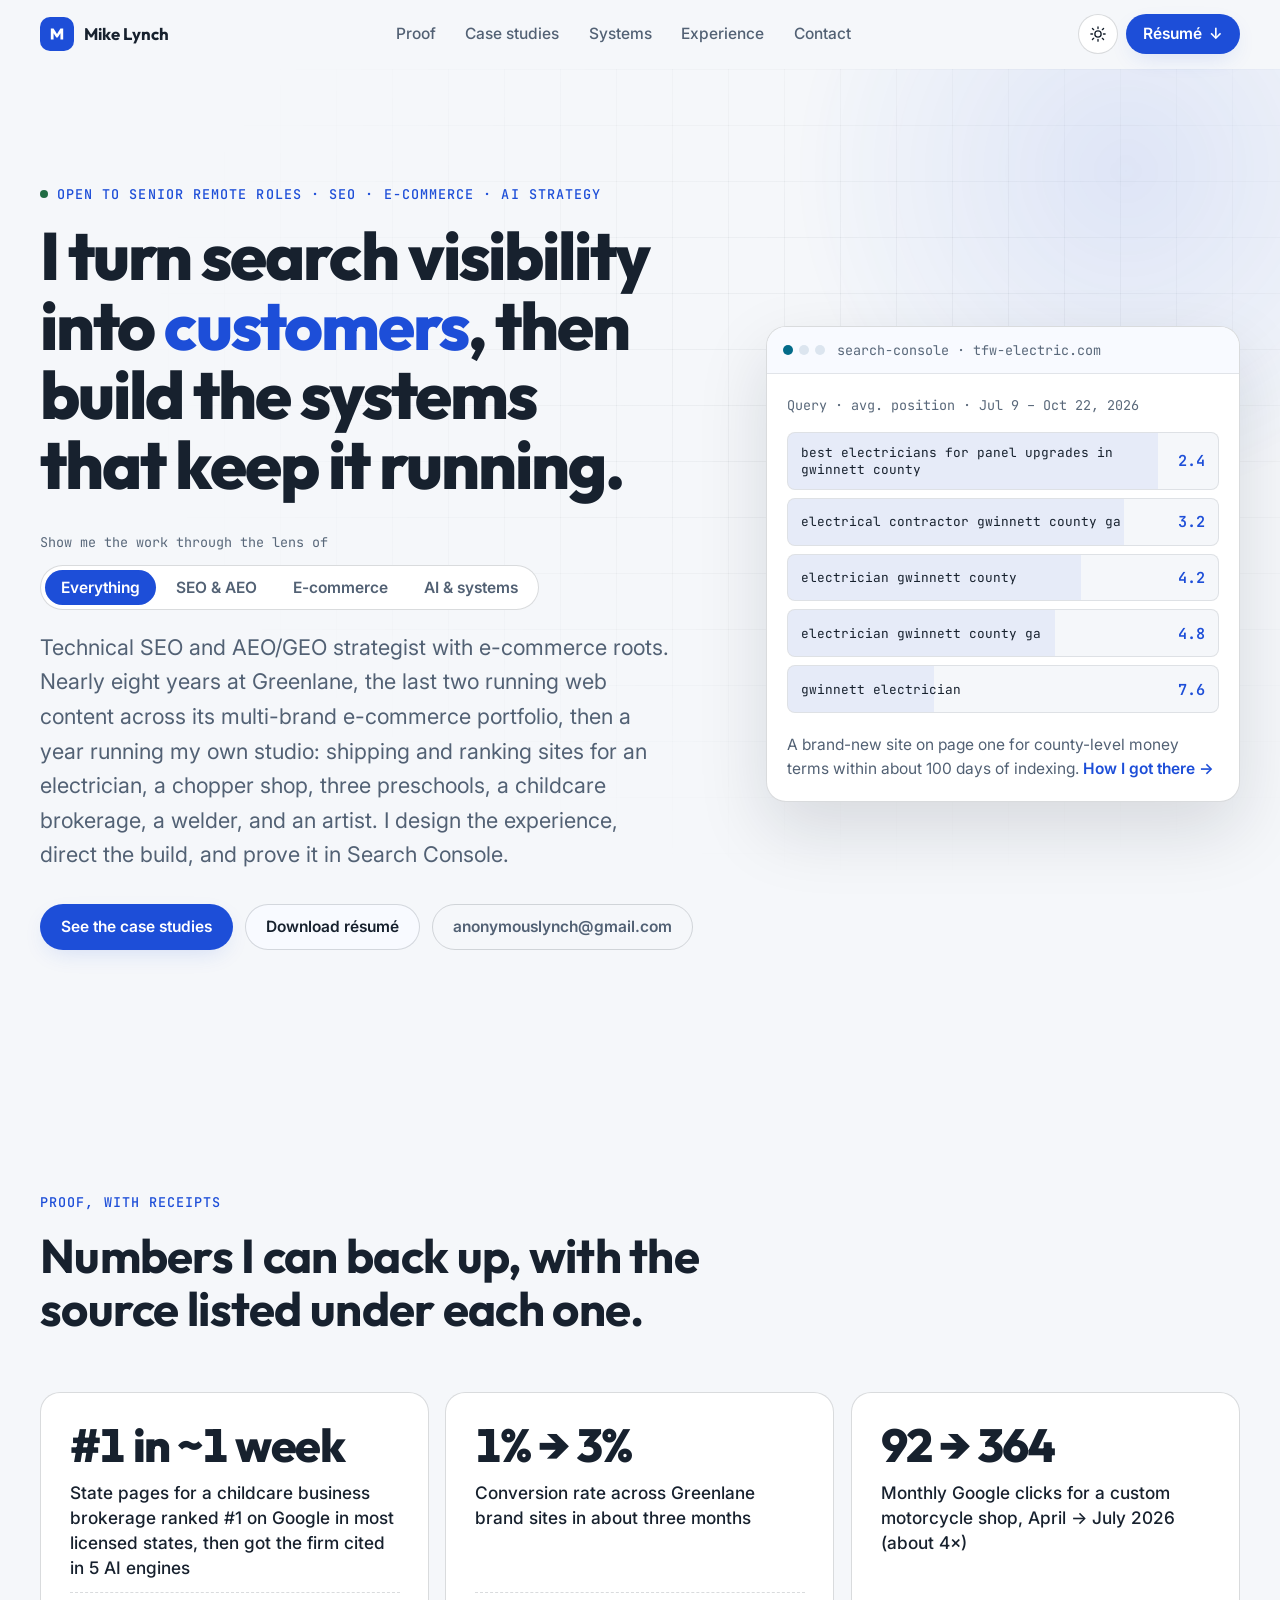
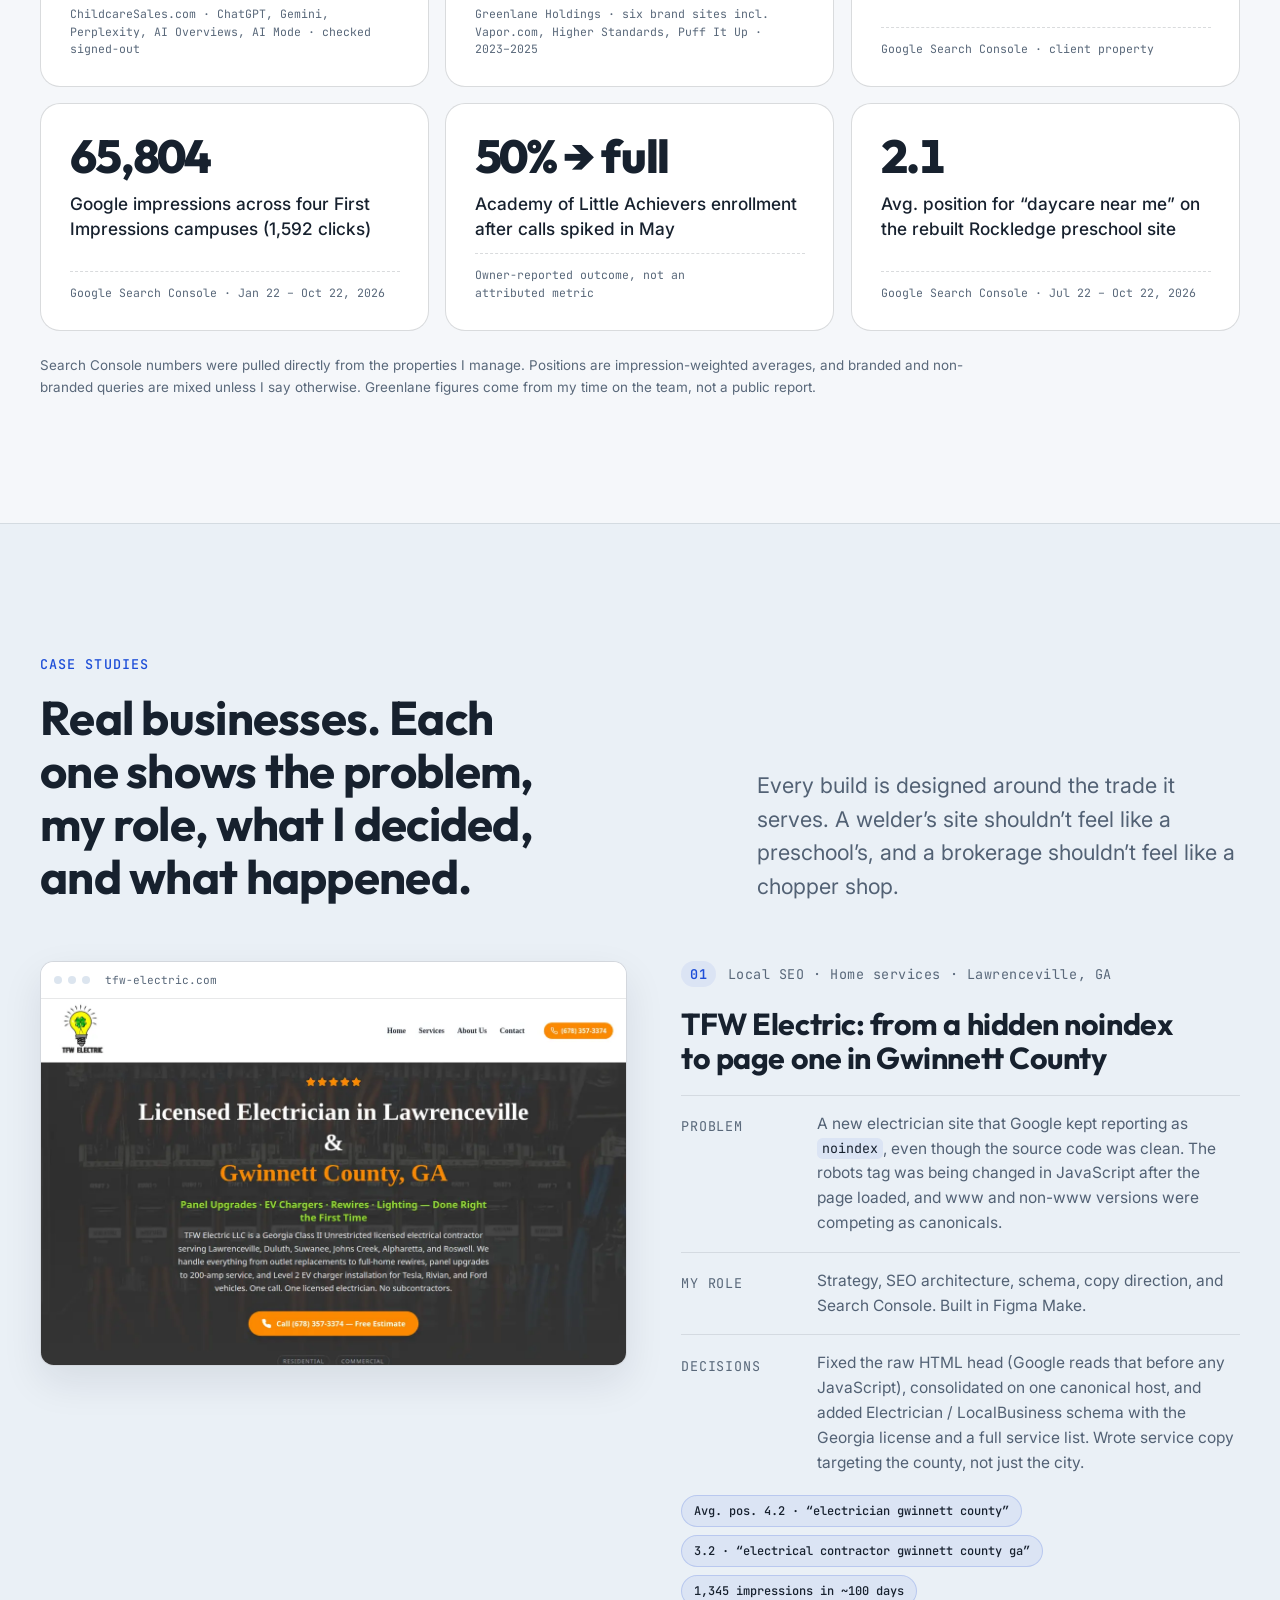
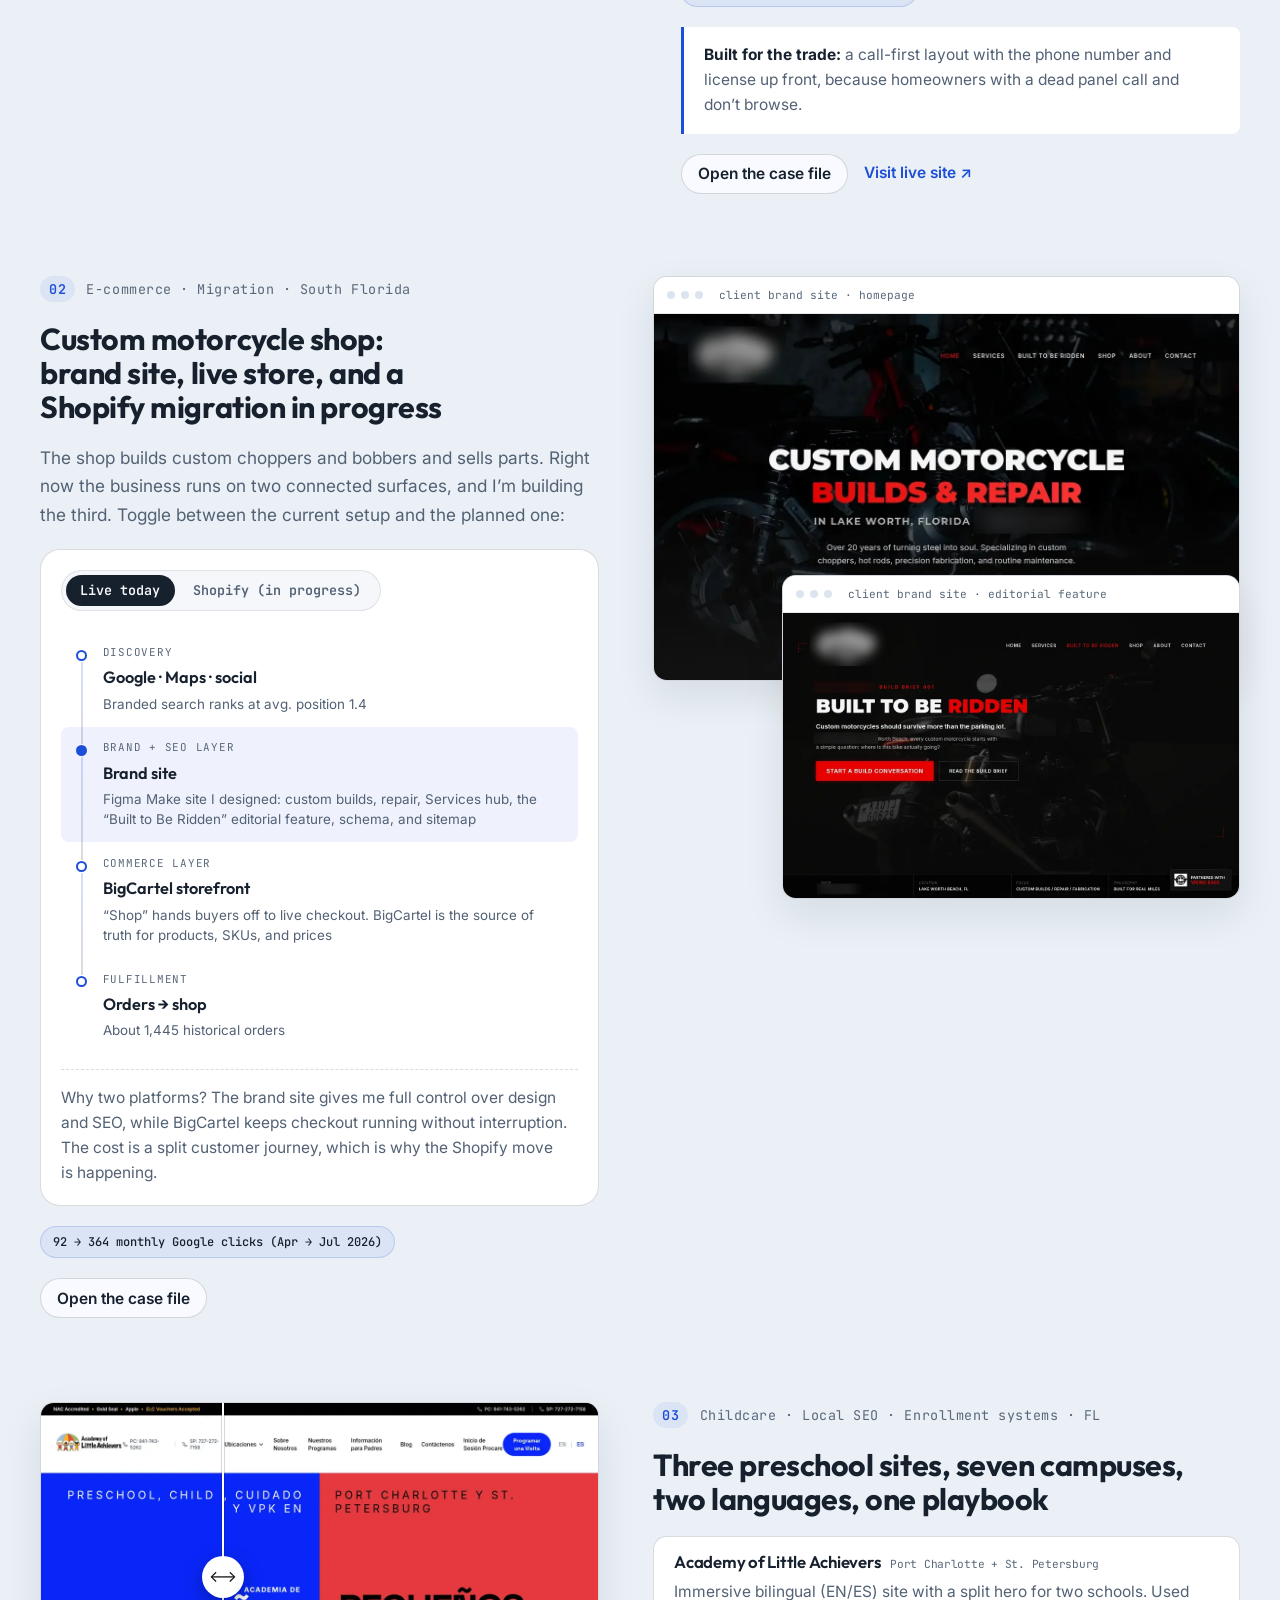
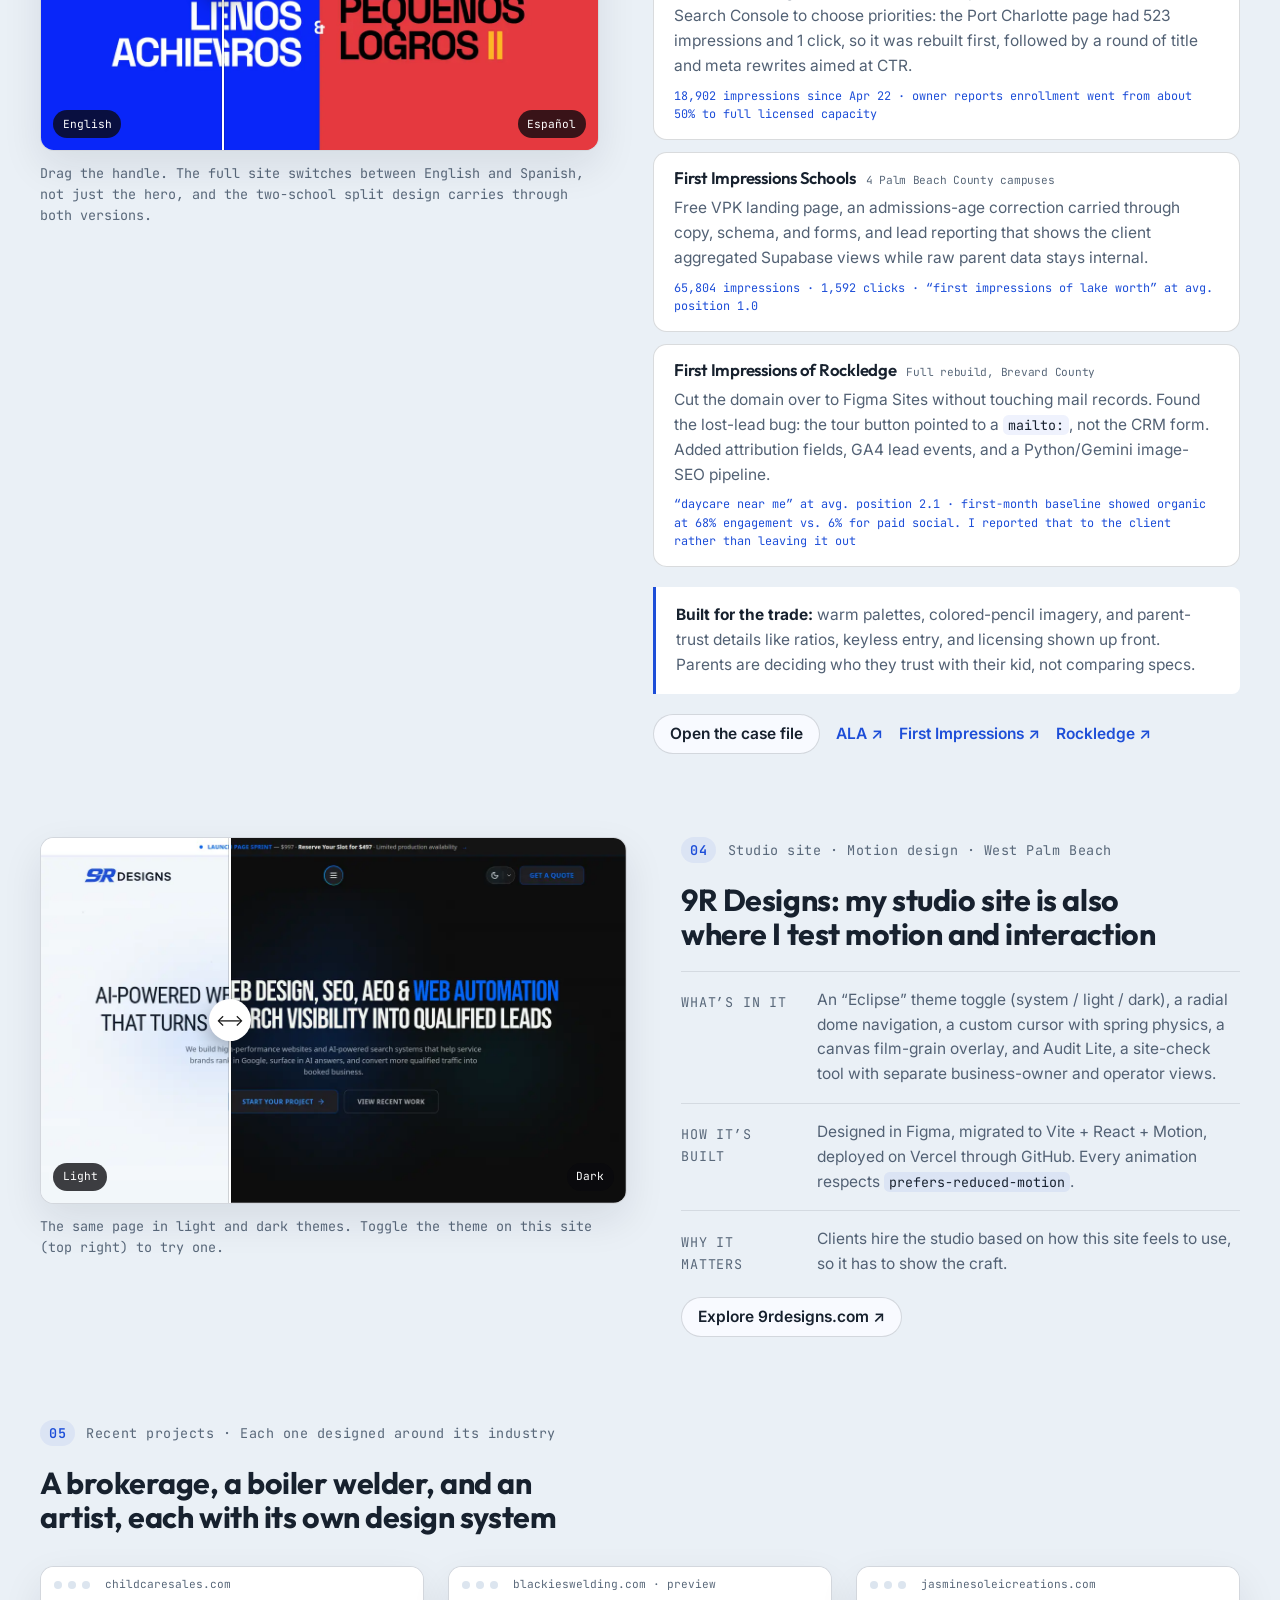
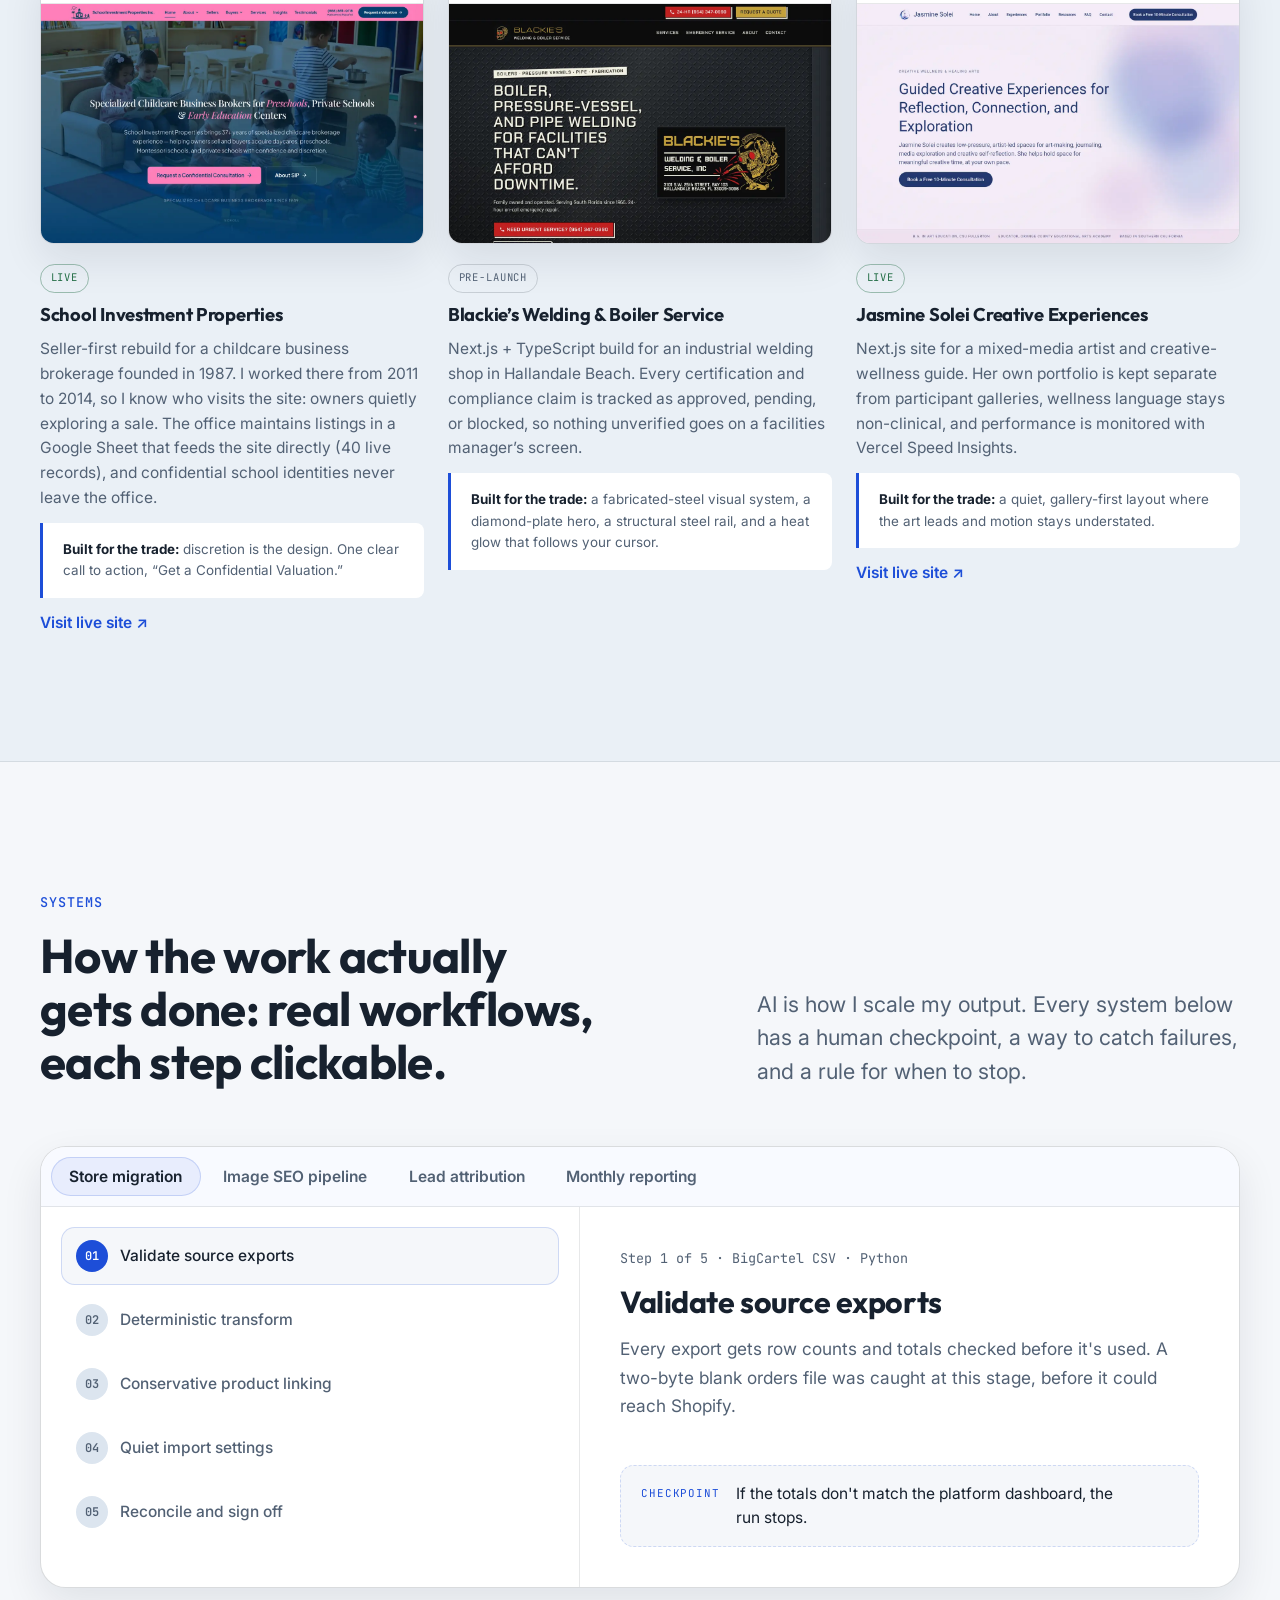
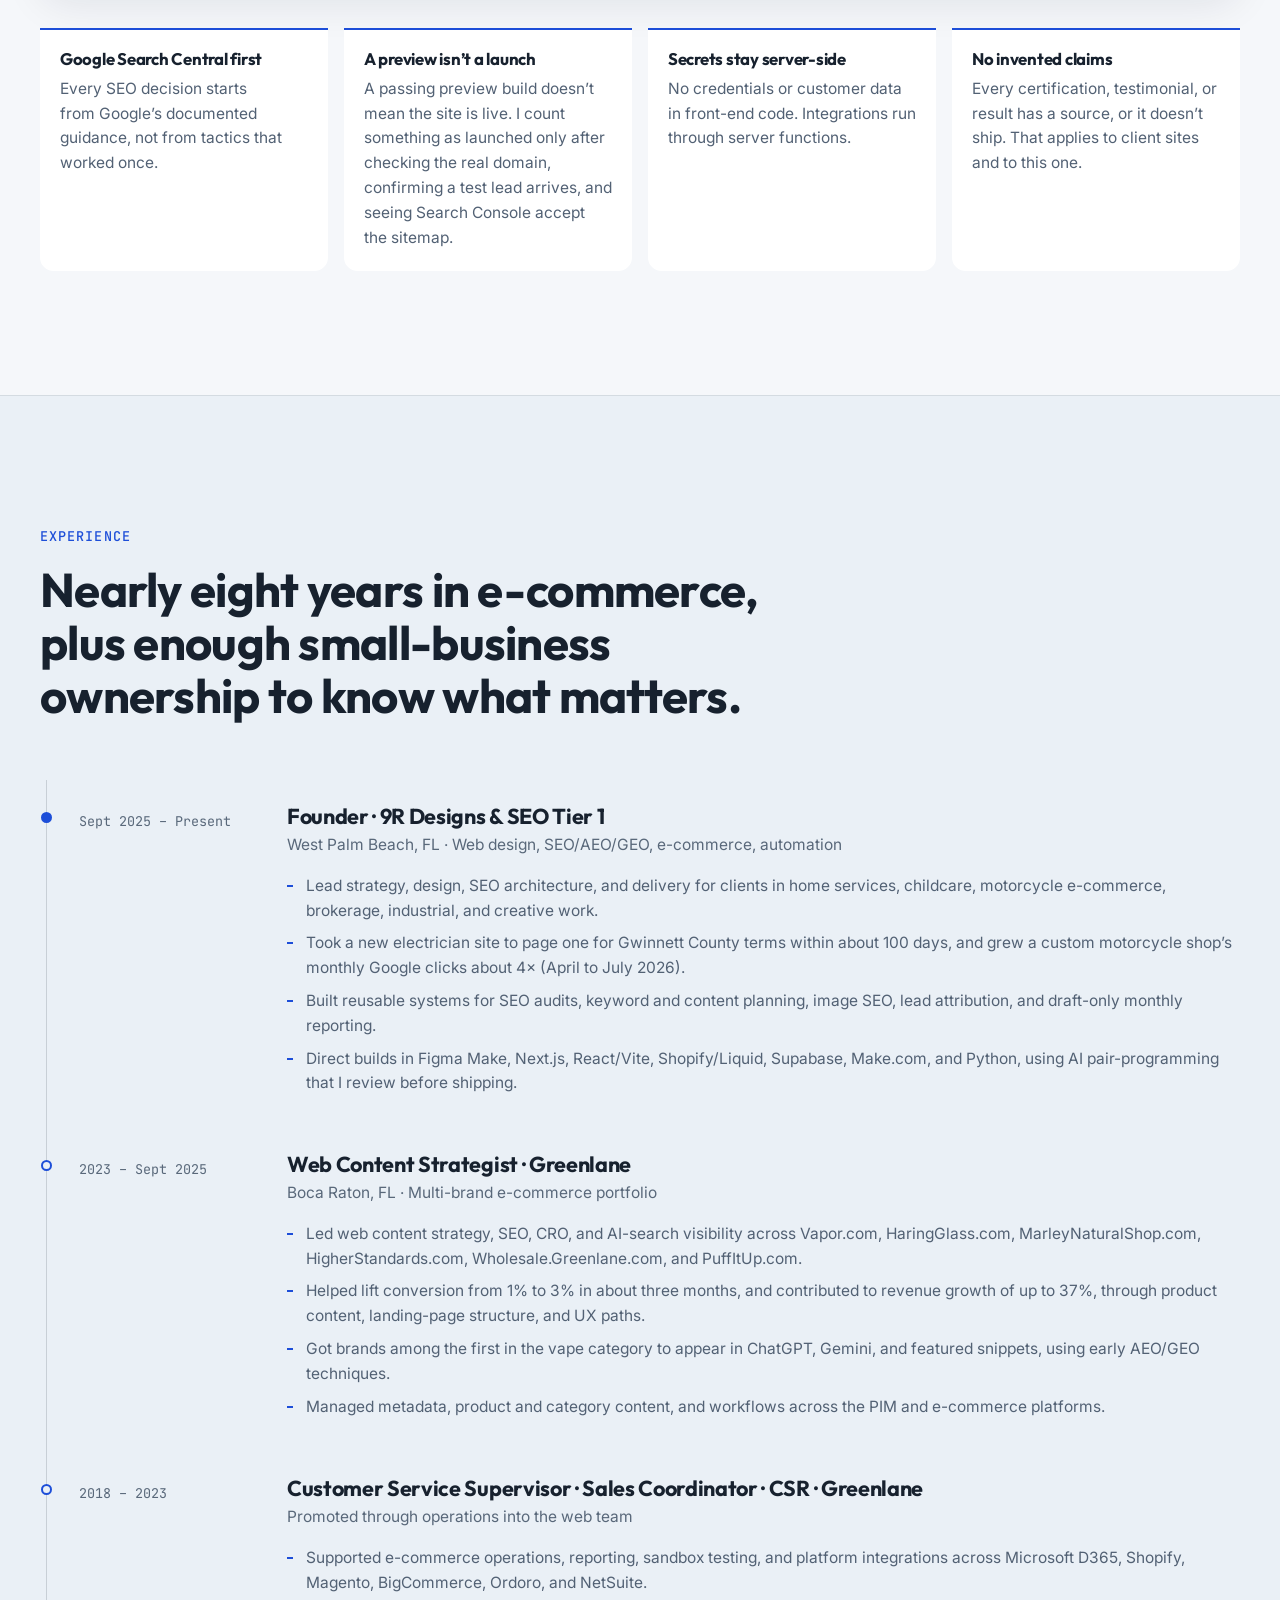
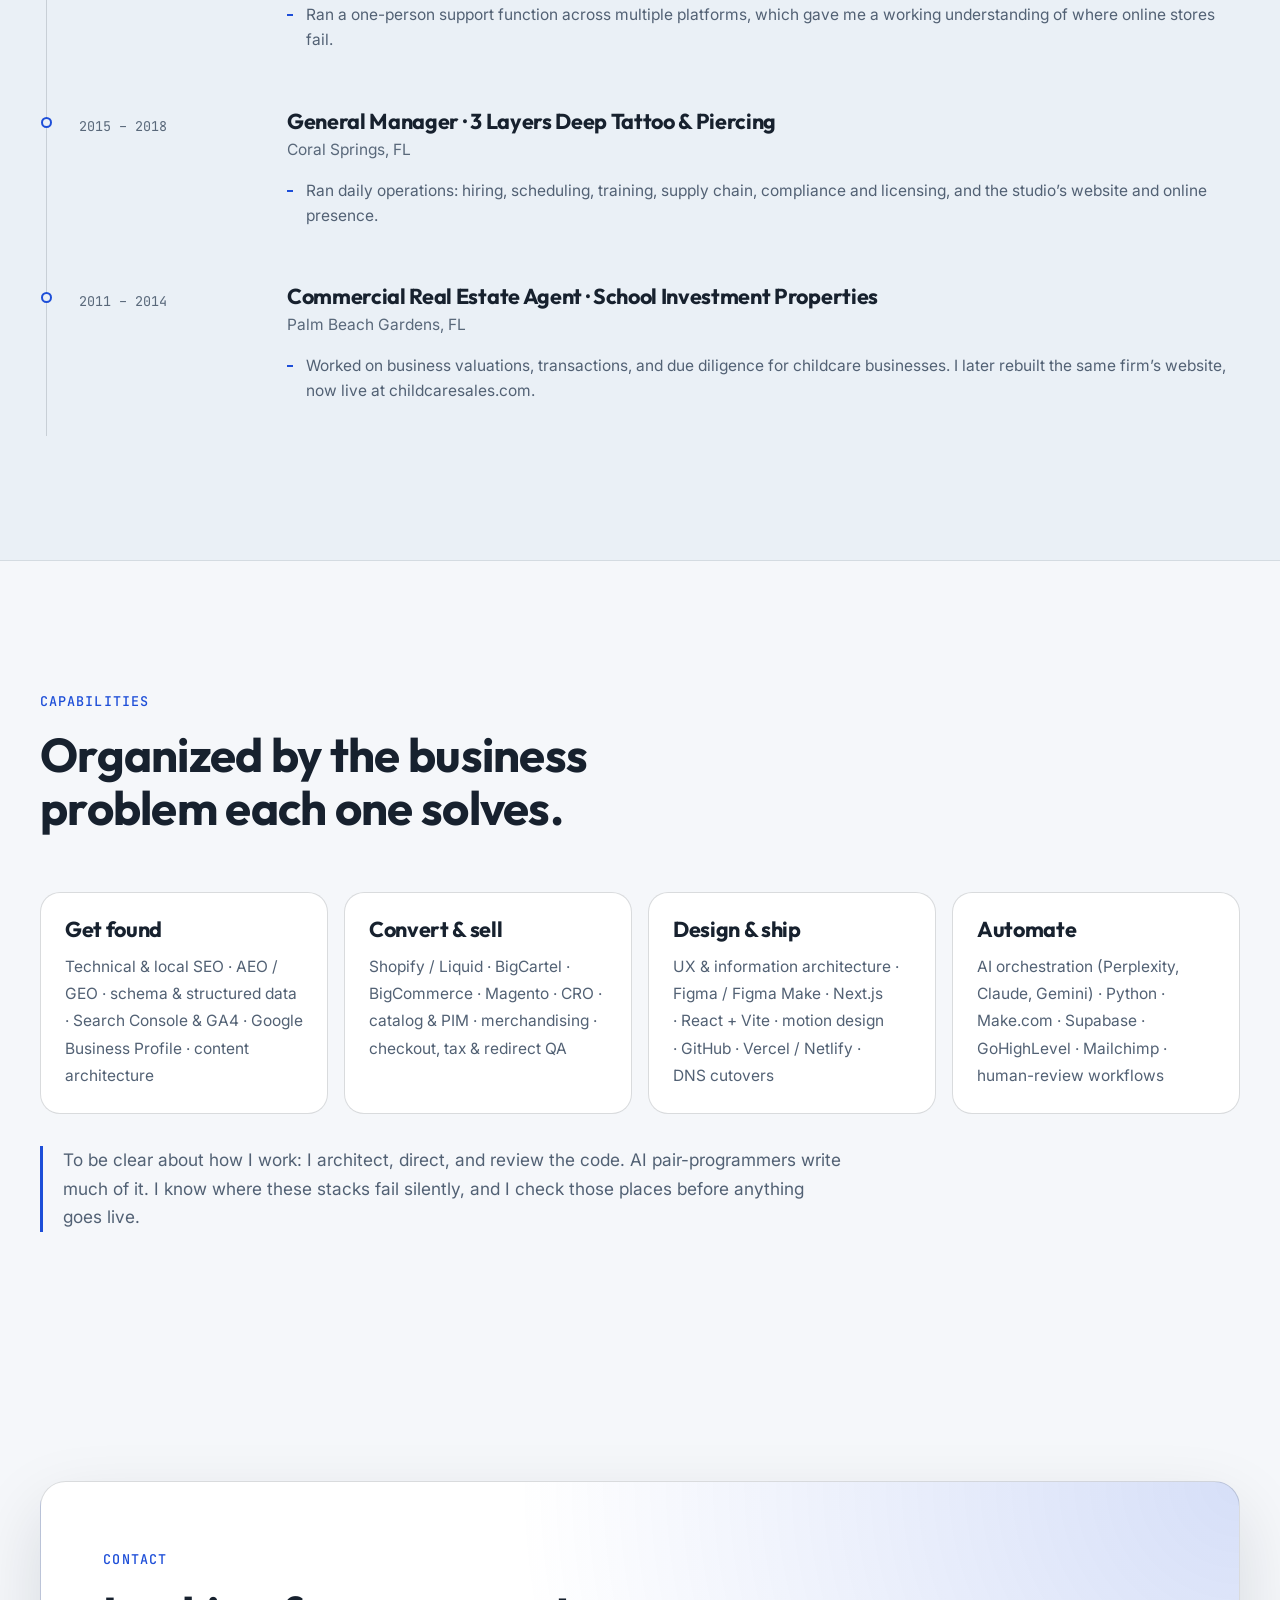
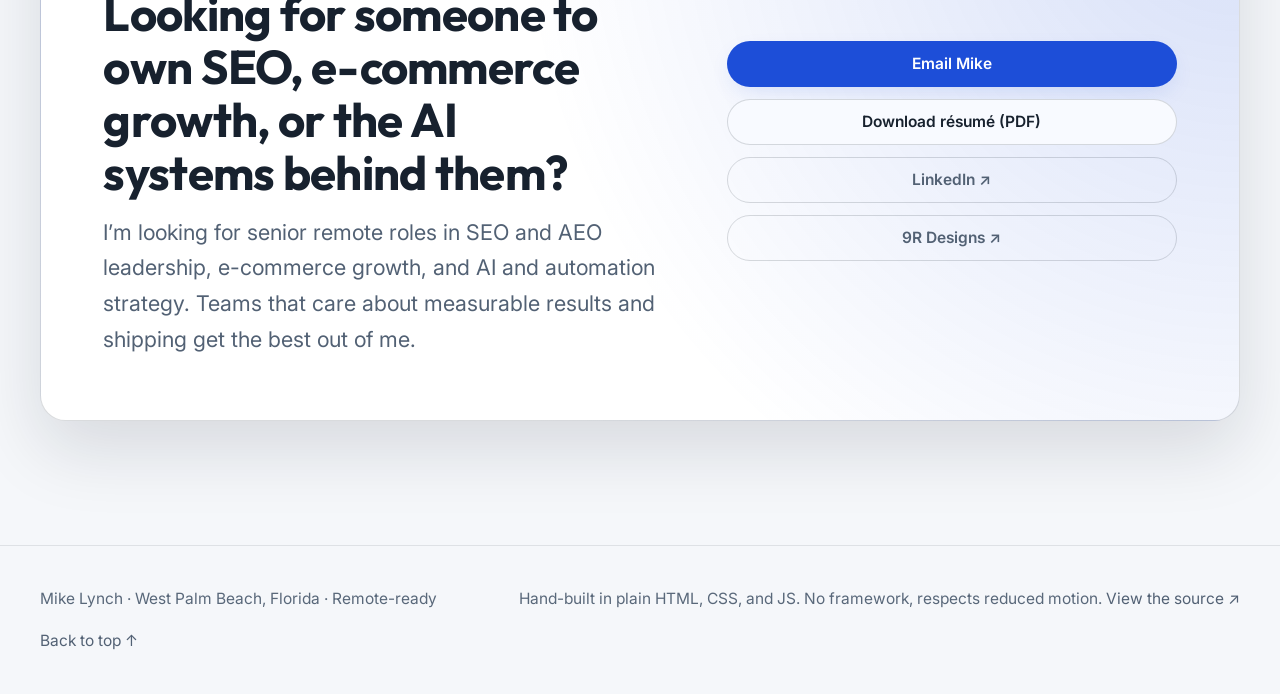
<file: index.html>
<!DOCTYPE html>
<html lang="en" data-theme="dark">
<head>
  <meta charset="UTF-8" />
  <meta name="viewport" content="width=device-width, initial-scale=1.0" />
  <title>Mike Lynch | Technical SEO &amp; AEO/GEO Strategist · E-commerce &amp; AI Systems</title>
  <meta
    name="description"
    content="Mike Lynch is a technical SEO and AEO/GEO strategist with e-commerce roots who designs, builds, and measures the sites, stores, and AI-assisted systems that turn search visibility into customers. Case studies with real Search Console data."
  />
  <meta name="robots" content="index, follow" />
  <meta name="theme-color" content="#0b0b0f" />
  <link rel="canonical" href="https://mikelynch-resume.netlify.app/" />

  <meta property="og:type" content="profile" />
  <meta property="og:title" content="Mike Lynch | Technical SEO &amp; AEO/GEO Strategist · E-commerce &amp; AI Systems" />
  <meta
    property="og:description"
    content="Case studies, real Search Console numbers, and the systems behind them: local SEO, Shopify migration, childcare enrollment sites, and AI-assisted workflows with human review."
  />
  <meta property="og:url" content="https://mikelynch-resume.netlify.app/" />
  <meta property="og:image" content="https://mikelynch-resume.netlify.app/assets/img/og.png" />
  <meta property="og:site_name" content="Mike Lynch" />
  <meta name="twitter:card" content="summary_large_image" />
  <meta name="twitter:title" content="Mike Lynch | Technical SEO &amp; AEO/GEO Strategist · E-commerce &amp; AI Systems" />
  <meta name="twitter:description" content="Proof-first portfolio: case studies, real Search Console numbers, and the systems behind them." />
  <meta name="twitter:image" content="https://mikelynch-resume.netlify.app/assets/img/og.png" />

  <link rel="icon" href="assets/img/favicon.svg" type="image/svg+xml" />

  <script>
    (function () {
      try {
        var saved = localStorage.getItem("ml-theme");
        var theme = saved || (window.matchMedia("(prefers-color-scheme: light)").matches ? "light" : "dark");
        document.documentElement.setAttribute("data-theme", theme);
      } catch (e) {}
    })();
  </script>

  <link rel="preconnect" href="https://fonts.googleapis.com" />
  <link rel="preconnect" href="https://fonts.gstatic.com" crossorigin />
  <link
    href="https://fonts.googleapis.com/css2?family=Inter:wght@400;500;600;700&family=JetBrains+Mono:wght@400;500;600&family=Outfit:wght@500;600;700;800&display=swap"
    rel="stylesheet"
  />
  <link rel="stylesheet" href="assets/css/styles.css?v=2" />
  <script defer src="assets/js/main.js?v=2"></script>

  <script type="application/ld+json">
  {
    "@context": "https://schema.org",
    "@graph": [
      {
        "@type": "Person",
        "@id": "https://mikelynch-resume.netlify.app/#mike",
        "name": "Mike Lynch",
        "jobTitle": "Technical SEO & AEO/GEO Strategist",
        "description": "SEO, AEO/GEO, e-commerce growth, web design, and AI-assisted workflow systems.",
        "email": "mailto:anonymouslynch@gmail.com",
        "address": {
          "@type": "PostalAddress",
          "addressLocality": "West Palm Beach",
          "addressRegion": "FL",
          "addressCountry": "US"
        },
        "knowsAbout": ["Technical SEO", "Local SEO", "Answer Engine Optimization", "Generative Engine Optimization", "E-commerce", "Shopify", "Conversion rate optimization", "Web design", "AI workflow automation"],
        "worksFor": [
          { "@type": "Organization", "name": "9R Designs", "url": "https://9rdesigns.com/" },
          { "@type": "Organization", "name": "SEO Tier 1", "url": "https://seotier1.com/" }
        ],
        "url": "https://mikelynch-resume.netlify.app/",
        "sameAs": [
          "https://9rdesigns.com/",
          "https://www.linkedin.com/in/michael-lynch-08b52375",
          "https://github.com/anonymous9r"
        ]
      },
      {
        "@type": "ProfilePage",
        "url": "https://mikelynch-resume.netlify.app/",
        "name": "Mike Lynch — Portfolio and Résumé",
        "mainEntity": { "@id": "https://mikelynch-resume.netlify.app/#mike" }
      }
    ]
  }
  </script>
</head>
<body data-lens="all">
  <a class="skip-link" href="#main-content">Skip to content</a>
  <div class="scroll-progress" aria-hidden="true"><span></span></div>

  <header class="site-header" id="top">
    <div class="container header-inner">
      <a class="brand" href="#hero" aria-label="Mike Lynch, back to top">
        <span class="brand-mark" aria-hidden="true">
          <svg viewBox="0 0 64 64"><path d="M14 48V16h8l10 16 10-16h8v32h-8V29.5L34 42h-4L22 29.5V48z" fill="currentColor"/></svg>
        </span>
        <span class="brand-text">Mike Lynch</span>
      </a>

      <nav class="site-nav" aria-label="Primary">
        <a href="#proof">Proof</a>
        <a href="#work">Case studies</a>
        <a href="#systems">Systems</a>
        <a href="#experience">Experience</a>
        <a href="#contact">Contact</a>
      </nav>

      <div class="header-actions">
        <button class="theme-toggle" type="button" data-theme-toggle aria-label="Switch color theme">
          <svg class="icon-sun" viewBox="0 0 24 24" aria-hidden="true"><circle cx="12" cy="12" r="4.2"/><path d="M12 2.5v2.2M12 19.3v2.2M4.6 4.6l1.6 1.6M17.8 17.8l1.6 1.6M2.5 12h2.2M19.3 12h2.2M4.6 19.4l1.6-1.6M17.8 6.2l1.6-1.6"/></svg>
          <svg class="icon-moon" viewBox="0 0 24 24" aria-hidden="true"><path d="M20.5 14.2A8.5 8.5 0 0 1 9.8 3.5a8.5 8.5 0 1 0 10.7 10.7z"/></svg>
        </button>
        <a class="button button-primary button-sm" href="assets/Mike-Lynch-Resume.pdf" download>Résumé <span aria-hidden="true">↓</span></a>
      </div>
    </div>
  </header>

  <main id="main-content">

    <!-- HERO -->
    <section class="hero" id="hero" aria-labelledby="hero-title">
      <div class="hero-grid-bg" aria-hidden="true"></div>
      <div class="container hero-layout">
        <div class="hero-copy">
          <p class="eyebrow" data-motion="rise-sm"><span class="status-dot" aria-hidden="true"></span>Open to senior remote roles · SEO · E-commerce · AI strategy</p>
          <h1 id="hero-title" data-motion="rise">
            I turn search visibility into <span class="accent-text">customers</span>, then build the systems that keep it running.
          </h1>

          <div class="lens" data-motion="rise-sm">
            <p class="lens-label" id="lens-label">Show me the work through the lens of</p>
            <div class="lens-switch" role="radiogroup" aria-labelledby="lens-label">
              <button type="button" role="radio" aria-checked="true" data-lens-btn="all">Everything</button>
              <button type="button" role="radio" aria-checked="false" data-lens-btn="seo">SEO &amp; AEO</button>
              <button type="button" role="radio" aria-checked="false" data-lens-btn="ecom">E-commerce</button>
              <button type="button" role="radio" aria-checked="false" data-lens-btn="ai">AI &amp; systems</button>
            </div>
            <div class="lens-copy" aria-live="polite">
              <p data-lens-copy="all">Technical SEO and AEO/GEO strategist with e-commerce roots. Nearly eight years at Greenlane, the last two running web content across its multi-brand e-commerce portfolio, then a year running my own studio: shipping and ranking sites for an electrician, a chopper shop, three preschools, a childcare brokerage, a welder, and an artist. I design the experience, direct the build, and prove it in Search Console.</p>
              <p data-lens-copy="seo" hidden>Technical, local, and AI-search (AEO/GEO) work built on Google Search Central fundamentals: crawlable HTML, clean canonicals, real schema, intent-mapped pages. Then I go back to Search Console and check whether it worked.</p>
              <p data-lens-copy="ecom" hidden>Catalog, merchandising, and conversion work across six Greenlane brand sites, plus a 1,445-order, 366-product BigCartel-to-Shopify migration, now in progress, built so a wrong SKU never gets through.</p>
              <p data-lens-copy="ai" hidden>AI orchestration that holds up in production: deterministic Python transforms, QA gates, server-side secrets, and draft-only reporting. AI handles the repetitive work, and nothing goes to a client until I’ve checked it.</p>
            </div>
          </div>

          <div class="hero-cta" data-motion="rise-sm">
            <a class="button button-primary" href="#work">See the case studies</a>
            <a class="button button-secondary" href="assets/Mike-Lynch-Resume.pdf" download>Download résumé</a>
            <a class="button button-ghost" href="mailto:anonymouslynch@gmail.com">anonymouslynch@gmail.com</a>
          </div>
        </div>

        <aside class="hero-console" aria-label="Live proof snapshot" data-motion="right" data-motion-delay="2">
          <div class="console-bar">
            <span class="console-dots" aria-hidden="true"><i></i><i></i><i></i></span>
            <span class="console-title">search-console · tfw-electric.com</span>
          </div>
          <div class="console-body">
            <p class="console-meta">Query · avg. position · Jul 9 – Oct 22, 2026</p>
            <ul class="rank-list" role="list">
              <li><span class="q">best electricians for panel upgrades in gwinnett county</span><span class="pos" data-pos="2.4">2.4</span></li>
              <li><span class="q">electrical contractor gwinnett county ga</span><span class="pos" data-pos="3.2">3.2</span></li>
              <li><span class="q">electrician gwinnett county</span><span class="pos" data-pos="4.2">4.2</span></li>
              <li><span class="q">electrician gwinnett county ga</span><span class="pos" data-pos="4.8">4.8</span></li>
              <li><span class="q">gwinnett electrician</span><span class="pos" data-pos="7.6">7.6</span></li>
            </ul>
            <p class="console-foot">A brand-new site on page one for county-level money terms within about 100 days of indexing. <a href="#case-tfw">How I got there →</a></p>
          </div>
        </aside>
      </div>
    </section>

    <!-- PROOF -->
    <section class="section proof" id="proof" aria-labelledby="proof-title">
      <div class="container">
        <div class="section-heading" data-motion="rise-sm">
          <p class="eyebrow">Proof, with receipts</p>
          <h2 id="proof-title">Numbers I can back up, with the source listed under each one.</h2>
        </div>

        <div class="proof-grid" data-motion-group>
          <article class="proof-card" data-motion="rise" data-lens-tags="seo ai">
            <p class="proof-num">#1 in ~1 week</p>
            <p class="proof-label">State pages for a childcare business brokerage ranked #1 on Google in most licensed states, then got the firm cited in 5 AI engines</p>
            <p class="proof-src">ChildcareSales.com · ChatGPT, Gemini, Perplexity, AI Overviews, AI Mode · checked signed-out</p>
          </article>
          <article class="proof-card" data-motion="rise" data-lens-tags="ecom seo">
            <p class="proof-num">1% → 3%</p>
            <p class="proof-label">Conversion rate across Greenlane brand sites in about three months</p>
            <p class="proof-src">Greenlane Holdings · six brand sites incl. Vapor.com, Higher Standards, Puff It Up · 2023–2025</p>
          </article>
          <article class="proof-card" data-motion="rise" data-lens-tags="ecom seo">
            <p class="proof-num">92 → <span data-count-to="364">364</span></p>
            <p class="proof-label">Monthly Google clicks for a custom motorcycle shop, April → July 2026 (about 4×)</p>
            <p class="proof-src">Google Search Console · client property</p>
          </article>
          <article class="proof-card" data-motion="rise" data-lens-tags="seo">
            <p class="proof-num"><span data-count-to="65804">65,804</span></p>
            <p class="proof-label">Google impressions across four First Impressions campuses (1,592 clicks)</p>
            <p class="proof-src">Google Search Console · Jan 22 – Oct 22, 2026</p>
          </article>
          <article class="proof-card" data-motion="rise" data-lens-tags="seo ai">
            <p class="proof-num">50% → full</p>
            <p class="proof-label">Academy of Little Achievers enrollment after calls spiked in May</p>
            <p class="proof-src">Owner-reported outcome, not an attributed metric</p>
          </article>
          <article class="proof-card" data-motion="rise" data-lens-tags="seo ai">
            <p class="proof-num">2.1</p>
            <p class="proof-label">Avg. position for “daycare near me” on the rebuilt Rockledge preschool site</p>
            <p class="proof-src">Google Search Console · Jul 22 – Oct 22, 2026</p>
          </article>
        </div>
        <p class="fine-print" data-motion="fade">Search Console numbers were pulled directly from the properties I manage. Positions are impression-weighted averages, and branded and non-branded queries are mixed unless I say otherwise. Greenlane figures come from my time on the team, not a public report.</p>
      </div>
    </section>

    <!-- CASE STUDIES -->
    <section class="section section-alt" id="work" aria-labelledby="work-title">
      <div class="container">
        <div class="section-heading split" data-motion="rise-sm">
          <div>
            <p class="eyebrow">Case studies</p>
            <h2 id="work-title">Real businesses. Each one shows the problem, my role, what I decided, and what happened.</h2>
          </div>
          <p class="section-intro">Every build is designed around the trade it serves. A welder’s site shouldn’t feel like a preschool’s, and a brokerage shouldn’t feel like a chopper shop.</p>
        </div>

        <div class="cases" data-lens-sortable>

          <!-- TFW -->
          <article class="case" id="case-tfw" data-order-all="1" data-order-seo="1" data-order-ecom="5" data-order-ai="4" data-motion="rise">
            <div class="case-media">
              <figure class="browser">
                <div class="browser-bar"><i></i><i></i><i></i><span>tfw-electric.com</span></div>
                <img src="assets/img/work/tfw.webp" width="1200" height="750" loading="lazy" alt="TFW Electric homepage: Licensed Electrician in Lawrenceville and Gwinnett County, GA, with a call-for-estimate button" />
              </figure>
            </div>
            <div class="case-body">
              <p class="case-kicker"><span class="case-num">01</span> Local SEO · Home services · Lawrenceville, GA</p>
              <h3>TFW Electric: from a hidden noindex to page one in Gwinnett County</h3>
              <dl class="case-facts">
                <div><dt>Problem</dt><dd>A new electrician site that Google kept reporting as <code>noindex</code>, even though the source code was clean. The robots tag was being changed in JavaScript after the page loaded, and www and non-www versions were competing as canonicals.</dd></div>
                <div><dt>My role</dt><dd>Strategy, SEO architecture, schema, copy direction, and Search Console. Built in Figma Make.</dd></div>
                <div><dt>Decisions</dt><dd>Fixed the raw HTML head (Google reads that before any JavaScript), consolidated on one canonical host, and added Electrician / LocalBusiness schema with the Georgia license and a full service list. Wrote service copy targeting the county, not just the city.</dd></div>
              </dl>
              <div class="case-result">
                <span class="result-chip">Avg. pos. 4.2 · “electrician gwinnett county”</span>
                <span class="result-chip">3.2 · “electrical contractor gwinnett county ga”</span>
                <span class="result-chip">1,345 impressions in ~100 days</span>
              </div>
              <p class="case-touch"><strong>Built for the trade:</strong> a call-first layout with the phone number and license up front, because homeowners with a dead panel call and don’t browse.</p>
              <div class="case-actions">
                <button class="button button-secondary button-sm" type="button" data-drawer-open="drawer-tfw">Open the case file</button>
                <a class="text-link" href="https://tfw-electric.com/" target="_blank" rel="noopener noreferrer">Visit live site ↗</a>
              </div>
            </div>
          </article>

          <!-- MOTORCYCLE SHOP -->
          <article class="case case-wide" id="case-moto" data-order-all="2" data-order-seo="3" data-order-ecom="1" data-order-ai="1" data-motion="rise">
            <div class="case-body">
              <p class="case-kicker"><span class="case-num">02</span> E-commerce · Migration · South Florida</p>
              <h3>Custom motorcycle shop: brand site, live store, and a Shopify migration in progress</h3>
              <p class="case-lede">The shop builds custom choppers and bobbers and sells parts. Right now the business runs on two connected surfaces, and I’m building the third. Toggle between the current setup and the planned one:</p>

              <div class="arch" data-arch>
                <div class="arch-toggle" role="tablist" aria-label="Motorcycle shop architecture">
                  <button type="button" role="tab" aria-selected="true" aria-controls="arch-now" id="arch-tab-now" data-arch-tab="now">Live today</button>
                  <button type="button" role="tab" aria-selected="false" aria-controls="arch-next" id="arch-tab-next" data-arch-tab="next">Shopify (in progress)</button>
                </div>

                <div class="arch-panel" id="arch-now" role="tabpanel" aria-labelledby="arch-tab-now">
                  <ol class="flow" role="list">
                    <li class="flow-node"><span class="node-tag">Discovery</span><strong>Google · Maps · social</strong><small>Branded search ranks at avg. position 1.4</small></li>
                    <li class="flow-node node-accent"><span class="node-tag">Brand + SEO layer</span><strong>Brand site</strong><small>Figma Make site I designed: custom builds, repair, Services hub, the “Built to Be Ridden” editorial feature, schema, and sitemap</small></li>
                    <li class="flow-node"><span class="node-tag">Commerce layer</span><strong>BigCartel storefront</strong><small>“Shop” hands buyers off to live checkout. BigCartel is the source of truth for products, SKUs, and prices</small></li>
                    <li class="flow-node"><span class="node-tag">Fulfillment</span><strong>Orders → shop</strong><small>About 1,445 historical orders</small></li>
                  </ol>
                  <p class="arch-note">Why two platforms? The brand site gives me full control over design and SEO, while BigCartel keeps checkout running without interruption. The cost is a split customer journey, which is why the Shopify move is happening.</p>
                </div>

                <div class="arch-panel" id="arch-next" role="tabpanel" aria-labelledby="arch-tab-next" hidden>
                  <ol class="flow" role="list">
                    <li class="flow-node"><span class="node-tag">Source exports</span><strong>BigCartel orders, customers, catalog</strong><small>Validated first. A two-byte blank export was caught and rejected</small></li>
                    <li class="flow-node node-accent"><span class="node-tag">Deterministic transform</span><strong>Python, rerunnable, no AI credits</strong><small>1,445 orders → 7,020 Matrixify rows; 366-product master with 1,925 rows and 57 columns</small></li>
                    <li class="flow-node"><span class="node-tag">QA gates</span><strong>Zero mismatches before import</strong><small>Notifications off, inventory bypassed, uncertain SKUs left blank and tagged for review</small></li>
                    <li class="flow-node"><span class="node-tag">Destination</span><strong>Custom Shopify theme</strong><small>Shop by Bike / Shop by Part, a microfiche-style parts navigator, TaxJar, and 10 verified redirects</small></li>
                  </ol>
                  <p class="arch-note">Status: catalog, history, and theme are staged. Launch waits on the owner’s final inventory sign-off and DNS cutover. The rule I built it on: <strong>leaving a SKU link blank is better than linking the wrong one.</strong></p>
                </div>
              </div>

              <div class="case-result">
                <span class="result-chip">92 → 364 monthly Google clicks (Apr → Jul 2026)</span>
              </div>
              <div class="case-actions">
                <button class="button button-secondary button-sm" type="button" data-drawer-open="drawer-moto">Open the case file</button>
              </div>
            </div>
            <div class="case-media stack">
              <figure class="browser">
                <div class="browser-bar"><i></i><i></i><i></i><span>client brand site · homepage</span></div>
                <img src="assets/img/work/moto-home.webp" width="1200" height="750" loading="lazy" alt="Motorcycle shop homepage: custom builds and repair, with a Shop Parts on BigCartel button. Client name blurred." />
              </figure>
              <figure class="browser browser-offset">
                <div class="browser-bar"><i></i><i></i><i></i><span>client brand site · editorial feature</span></div>
                <img src="assets/img/work/moto-feature.webp" width="1200" height="750" loading="lazy" alt="Built to Be Ridden editorial feature page on the client brand site. Client name blurred." />
              </figure>
            </div>
          </article>

          <!-- CHILDCARE -->
          <article class="case case-wide" id="case-childcare" data-order-all="3" data-order-seo="2" data-order-ecom="4" data-order-ai="3" data-motion="rise">
            <div class="case-media">
              <div class="compare" data-compare style="--pos: 50%">
                <img class="compare-a" src="assets/img/work/ala.webp" width="1200" height="750" loading="lazy" alt="Academy of Little Achievers homepage in English" />
                <img class="compare-b" src="assets/img/work/ala-es.webp" width="1200" height="750" loading="lazy" alt="Academy of Little Achievers homepage in Spanish: Academia de Pequeños Logros" />
                <span class="compare-label left">English</span>
                <span class="compare-label right">Español</span>
                <input class="compare-range" type="range" min="0" max="100" value="50" aria-label="Drag to compare the English and Spanish versions" />
                <span class="compare-handle" aria-hidden="true"></span>
              </div>
              <p class="media-caption">Drag the handle. The full site switches between English and Spanish, not just the hero, and the two-school split design carries through both versions.</p>
            </div>
            <div class="case-body">
              <p class="case-kicker"><span class="case-num">03</span> Childcare · Local SEO · Enrollment systems · FL</p>
              <h3>Three preschool sites, seven campuses, two languages, one playbook</h3>
              <ul class="mini-cases" role="list">
                <li>
                  <h4>Academy of Little Achievers <span>Port Charlotte + St. Petersburg</span></h4>
                  <p>Immersive bilingual (EN/ES) site with a split hero for two schools. Used Search Console to choose priorities: the Port Charlotte page had 523 impressions and 1 click, so it was rebuilt first, followed by a round of title and meta rewrites aimed at CTR.</p>
                  <p class="mini-result">18,902 impressions since Apr 22 · owner reports enrollment went from about 50% to full licensed capacity</p>
                </li>
                <li>
                  <h4>First Impressions Schools <span>4 Palm Beach County campuses</span></h4>
                  <p>Free VPK landing page, an admissions-age correction carried through copy, schema, and forms, and lead reporting that shows the client aggregated Supabase views while raw parent data stays internal.</p>
                  <p class="mini-result">65,804 impressions · 1,592 clicks · “first impressions of lake worth” at avg. position 1.0</p>
                </li>
                <li>
                  <h4>First Impressions of Rockledge <span>Full rebuild, Brevard County</span></h4>
                  <p>Cut the domain over to Figma Sites without touching mail records. Found the lost-lead bug: the tour button pointed to a <code>mailto:</code>, not the CRM form. Added attribution fields, GA4 lead events, and a Python/Gemini image-SEO pipeline.</p>
                  <p class="mini-result">“daycare near me” at avg. position 2.1 · first-month baseline showed organic at 68% engagement vs. 6% for paid social. I reported that to the client rather than leaving it out</p>
                </li>
              </ul>
              <p class="case-touch"><strong>Built for the trade:</strong> warm palettes, colored-pencil imagery, and parent-trust details like ratios, keyless entry, and licensing shown up front. Parents are deciding who they trust with their kid, not comparing specs.</p>
              <div class="case-actions">
                <button class="button button-secondary button-sm" type="button" data-drawer-open="drawer-childcare">Open the case file</button>
                <a class="text-link" href="https://academylittleachievers.com/" target="_blank" rel="noopener noreferrer">ALA ↗</a>
                <a class="text-link" href="https://www.firstimpressionsschools.com/" target="_blank" rel="noopener noreferrer">First Impressions ↗</a>
                <a class="text-link" href="https://firstimpressionspreschool.com/" target="_blank" rel="noopener noreferrer">Rockledge ↗</a>
              </div>
            </div>
          </article>

          <!-- 9R -->
          <article class="case" id="case-9r" data-order-all="4" data-order-seo="4" data-order-ecom="3" data-order-ai="2" data-motion="rise">
            <div class="case-media">
              <div class="compare" data-compare style="--pos: 50%">
                <img class="compare-a" src="assets/img/work/9r.webp" width="1200" height="750" loading="lazy" alt="9R Designs homepage in light theme" />
                <img class="compare-b" src="assets/img/work/9r-dark.webp" width="1200" height="750" loading="lazy" alt="9R Designs homepage in dark theme" />
                <span class="compare-label left">Light</span>
                <span class="compare-label right">Dark</span>
                <input class="compare-range" type="range" min="0" max="100" value="50" aria-label="Drag to compare the light and dark themes" />
                <span class="compare-handle" aria-hidden="true"></span>
              </div>
              <p class="media-caption">The same page in light and dark themes. Toggle the theme on this site (top right) to try one.</p>
            </div>
            <div class="case-body">
              <p class="case-kicker"><span class="case-num">04</span> Studio site · Motion design · West Palm Beach</p>
              <h3>9R Designs: my studio site is also where I test motion and interaction</h3>
              <dl class="case-facts">
                <div><dt>What’s in it</dt><dd>An “Eclipse” theme toggle (system / light / dark), a radial dome navigation, a custom cursor with spring physics, a canvas film-grain overlay, and Audit Lite, a site-check tool with separate business-owner and operator views.</dd></div>
                <div><dt>How it’s built</dt><dd>Designed in Figma, migrated to Vite + React + Motion, deployed on Vercel through GitHub. Every animation respects <code>prefers-reduced-motion</code>.</dd></div>
                <div><dt>Why it matters</dt><dd>Clients hire the studio based on how this site feels to use, so it has to show the craft.</dd></div>
              </dl>
              <div class="case-actions">
                <a class="button button-secondary button-sm" href="https://9rdesigns.com/" target="_blank" rel="noopener noreferrer">Explore 9rdesigns.com ↗</a>
              </div>
            </div>
          </article>

          <!-- RECENT PROJECTS -->
          <article class="case case-trio" id="case-next" data-order-all="5" data-order-seo="5" data-order-ecom="2" data-order-ai="5" data-motion="rise">
            <div class="case-body full">
              <p class="case-kicker"><span class="case-num">05</span> Recent projects · Each one designed around its industry</p>
              <h3>A brokerage, a boiler welder, and an artist, each with its own design system</h3>
            </div>
            <div class="trio">
              <div class="trio-card">
                <figure class="browser">
                  <div class="browser-bar"><i></i><i></i><i></i><span>childcaresales.com</span></div>
                  <img src="assets/img/work/sip.webp" width="1200" height="750" loading="lazy" alt="School Investment Properties homepage: Specialized Childcare Business Brokers for Preschools, Private Schools and Early Education Centers" />
                </figure>
                <span class="badge badge-live">Live</span>
                <h4>School Investment Properties</h4>
                <p>Seller-first rebuild for a childcare business brokerage founded in 1987. I worked there from 2011 to 2014, so I know who visits the site: owners quietly exploring a sale. The office maintains listings in a Google Sheet that feeds the site directly (40 live records), and confidential school identities never leave the office.</p>
                <p class="case-touch"><strong>Built for the trade:</strong> discretion is the design. One clear call to action, “Get a Confidential Valuation.”</p>
                <a class="text-link" href="https://childcaresales.com/" target="_blank" rel="noopener noreferrer">Visit live site ↗</a>
              </div>
              <div class="trio-card">
                <figure class="browser">
                  <div class="browser-bar"><i></i><i></i><i></i><span>blackieswelding.com · preview</span></div>
                  <img src="assets/img/work/blackies.webp" width="1200" height="750" loading="lazy" alt="Blackie’s Welding and Boiler Service preview: Boiler, pressure-vessel, and pipe welding for facilities that can’t afford downtime" />
                </figure>
                <span class="badge">Pre-launch</span>
                <h4>Blackie’s Welding &amp; Boiler Service</h4>
                <p>Next.js + TypeScript build for an industrial welding shop in Hallandale Beach. Every certification and compliance claim is tracked as approved, pending, or blocked, so nothing unverified goes on a facilities manager’s screen.</p>
                <p class="case-touch"><strong>Built for the trade:</strong> a fabricated-steel visual system, a diamond-plate hero, a structural steel rail, and a heat glow that follows your cursor.</p>
              </div>
              <div class="trio-card">
                <figure class="browser">
                  <div class="browser-bar"><i></i><i></i><i></i><span>jasminesoleicreations.com</span></div>
                  <img src="assets/img/work/jasmine.webp" width="1200" height="750" loading="lazy" alt="Jasmine Solei homepage: Guided Creative Experiences for Reflection, Connection, and Exploration" />
                </figure>
                <span class="badge badge-live">Live</span>
                <h4>Jasmine Solei Creative Experiences</h4>
                <p>Next.js site for a mixed-media artist and creative-wellness guide. Her own portfolio is kept separate from participant galleries, wellness language stays non-clinical, and performance is monitored with Vercel Speed Insights.</p>
                <p class="case-touch"><strong>Built for the trade:</strong> a quiet, gallery-first layout where the art leads and motion stays understated.</p>
                <a class="text-link" href="https://jasminesoleicreations.com/" target="_blank" rel="noopener noreferrer">Visit live site ↗</a>
              </div>
            </div>
          </article>

        </div>
      </div>
    </section>

    <!-- SYSTEMS -->
    <section class="section" id="systems" aria-labelledby="systems-title">
      <div class="container">
        <div class="section-heading split" data-motion="rise-sm">
          <div>
            <p class="eyebrow">Systems</p>
            <h2 id="systems-title">How the work actually gets done: real workflows, each step clickable.</h2>
          </div>
          <p class="section-intro">AI is how I scale my output. Every system below has a human checkpoint, a way to catch failures, and a rule for when to stop.</p>
        </div>

        <div class="explorer" data-explorer data-motion="rise">
          <div class="explorer-tabs" role="tablist" aria-label="Workflow examples">
            <button type="button" role="tab" aria-selected="true" data-wf="migration">Store migration</button>
            <button type="button" role="tab" aria-selected="false" data-wf="images">Image SEO pipeline</button>
            <button type="button" role="tab" aria-selected="false" data-wf="leads">Lead attribution</button>
            <button type="button" role="tab" aria-selected="false" data-wf="reports">Monthly reporting</button>
          </div>

          <div class="explorer-stage">
            <ol class="wf-steps" role="list" data-wf-steps></ol>
            <div class="wf-detail" aria-live="polite">
              <p class="wf-tool" data-wf-tool></p>
              <h3 data-wf-title></h3>
              <p data-wf-body></p>
              <div class="wf-gate"><span>Checkpoint</span><p data-wf-gate></p></div>
            </div>
          </div>
        </div>

        <div class="principles" data-motion-group>
          <div class="principle" data-motion="rise"><h3>Google Search Central first</h3><p>Every SEO decision starts from Google’s documented guidance, not from tactics that worked once.</p></div>
          <div class="principle" data-motion="rise"><h3>A preview isn’t a launch</h3><p>A passing preview build doesn’t mean the site is live. I count something as launched only after checking the real domain, confirming a test lead arrives, and seeing Search Console accept the sitemap.</p></div>
          <div class="principle" data-motion="rise"><h3>Secrets stay server-side</h3><p>No credentials or customer data in front-end code. Integrations run through server functions.</p></div>
          <div class="principle" data-motion="rise"><h3>No invented claims</h3><p>Every certification, testimonial, or result has a source, or it doesn’t ship. That applies to client sites and to this one.</p></div>
        </div>
      </div>
    </section>

    <!-- EXPERIENCE -->
    <section class="section section-alt" id="experience" aria-labelledby="exp-title">
      <div class="container">
        <div class="section-heading" data-motion="rise-sm">
          <p class="eyebrow">Experience</p>
          <h2 id="exp-title">Nearly eight years in e-commerce, plus enough small-business ownership to know what matters.</h2>
        </div>

        <div class="timeline" data-motion-group>
          <article class="timeline-item" data-motion="rise">
            <p class="timeline-date">Sept 2025 – Present</p>
            <div class="timeline-body">
              <h3>Founder · 9R Designs &amp; SEO Tier 1</h3>
              <p class="timeline-sub">West Palm Beach, FL · Web design, SEO/AEO/GEO, e-commerce, automation</p>
              <ul role="list">
                <li>Lead strategy, design, SEO architecture, and delivery for clients in home services, childcare, motorcycle e-commerce, brokerage, industrial, and creative work.</li>
                <li>Took a new electrician site to page one for Gwinnett County terms within about 100 days, and grew a custom motorcycle shop’s monthly Google clicks about 4× (April to July 2026).</li>
                <li>Built reusable systems for SEO audits, keyword and content planning, image SEO, lead attribution, and draft-only monthly reporting.</li>
                <li>Direct builds in Figma Make, Next.js, React/Vite, Shopify/Liquid, Supabase, Make.com, and Python, using AI pair-programming that I review before shipping.</li>
              </ul>
            </div>
          </article>

          <article class="timeline-item" data-motion="rise">
            <p class="timeline-date">2023 – Sept 2025</p>
            <div class="timeline-body">
              <h3>Web Content Strategist · Greenlane</h3>
              <p class="timeline-sub">Boca Raton, FL · Multi-brand e-commerce portfolio</p>
              <ul role="list">
                <li>Led web content strategy, SEO, CRO, and AI-search visibility across Vapor.com, HaringGlass.com, MarleyNaturalShop.com, HigherStandards.com, Wholesale.Greenlane.com, and PuffItUp.com.</li>
                <li>Helped lift conversion from 1% to 3% in about three months, and contributed to revenue growth of up to 37%, through product content, landing-page structure, and UX paths.</li>
                <li>Got brands among the first in the vape category to appear in ChatGPT, Gemini, and featured snippets, using early AEO/GEO techniques.</li>
                <li>Managed metadata, product and category content, and workflows across the PIM and e-commerce platforms.</li>
              </ul>
            </div>
          </article>

          <article class="timeline-item" data-motion="rise">
            <p class="timeline-date">2018 – 2023</p>
            <div class="timeline-body">
              <h3>Customer Service Supervisor · Sales Coordinator · CSR · Greenlane</h3>
              <p class="timeline-sub">Promoted through operations into the web team</p>
              <ul role="list">
                <li>Supported e-commerce operations, reporting, sandbox testing, and platform integrations across Microsoft D365, Shopify, Magento, BigCommerce, Ordoro, and NetSuite.</li>
                <li>Ran a one-person support function across multiple platforms, which gave me a working understanding of where online stores fail.</li>
              </ul>
            </div>
          </article>

          <article class="timeline-item" data-motion="rise">
            <p class="timeline-date">2015 – 2018</p>
            <div class="timeline-body">
              <h3>General Manager · 3 Layers Deep Tattoo &amp; Piercing</h3>
              <p class="timeline-sub">Coral Springs, FL</p>
              <ul role="list">
                <li>Ran daily operations: hiring, scheduling, training, supply chain, compliance and licensing, and the studio’s website and online presence.</li>
              </ul>
            </div>
          </article>

          <article class="timeline-item" data-motion="rise">
            <p class="timeline-date">2011 – 2014</p>
            <div class="timeline-body">
              <h3>Commercial Real Estate Agent · School Investment Properties</h3>
              <p class="timeline-sub">Palm Beach Gardens, FL</p>
              <ul role="list">
                <li>Worked on business valuations, transactions, and due diligence for childcare businesses. I later rebuilt the same firm’s website, now live at childcaresales.com.</li>
              </ul>
            </div>
          </article>
        </div>
      </div>
    </section>

    <!-- CAPABILITIES -->
    <section class="section" id="skills" aria-labelledby="skills-title">
      <div class="container">
        <div class="section-heading" data-motion="rise-sm">
          <p class="eyebrow">Capabilities</p>
          <h2 id="skills-title">Organized by the business problem each one solves.</h2>
        </div>
        <div class="cap-grid" data-motion-group>
          <article class="cap" data-motion="rise" data-lens-tags="seo">
            <h3>Get found</h3>
            <p>Technical &amp; local SEO · AEO / GEO · schema &amp; structured data · Search Console &amp; GA4 · Google Business Profile · content architecture</p>
          </article>
          <article class="cap" data-motion="rise" data-lens-tags="ecom">
            <h3>Convert &amp; sell</h3>
            <p>Shopify / Liquid · BigCartel · BigCommerce · Magento · CRO · catalog &amp; PIM · merchandising · checkout, tax &amp; redirect QA</p>
          </article>
          <article class="cap" data-motion="rise" data-lens-tags="seo ecom">
            <h3>Design &amp; ship</h3>
            <p>UX &amp; information architecture · Figma / Figma Make · Next.js · React + Vite · motion design · GitHub · Vercel / Netlify · DNS cutovers</p>
          </article>
          <article class="cap" data-motion="rise" data-lens-tags="ai">
            <h3>Automate</h3>
            <p>AI orchestration (Perplexity, Claude, Gemini) · Python · Make.com · Supabase · GoHighLevel · Mailchimp · human-review workflows</p>
          </article>
        </div>
        <p class="honest-note" data-motion="fade">To be clear about how I work: I architect, direct, and review the code. AI pair-programmers write much of it. I know where these stacks fail silently, and I check those places before anything goes live.</p>
      </div>
    </section>

    <!-- CONTACT -->
    <section class="section" id="contact" aria-labelledby="contact-title">
      <div class="container">
        <div class="contact-panel" data-motion="rise">
          <div>
            <p class="eyebrow">Contact</p>
            <h2 id="contact-title">Looking for someone to own SEO, e-commerce growth, or the AI systems behind them?</h2>
            <p>I’m looking for senior remote roles in SEO and AEO leadership, e-commerce growth, and AI and automation strategy. Teams that care about measurable results and shipping get the best out of me.</p>
          </div>
          <div class="contact-actions">
            <a class="button button-primary" href="mailto:anonymouslynch@gmail.com?subject=Let%E2%80%99s%20talk%20%E2%80%94%20from%20your%20portfolio">Email Mike</a>
            <a class="button button-secondary" href="assets/Mike-Lynch-Resume.pdf" download>Download résumé (PDF)</a>
            <a class="button button-ghost" href="https://www.linkedin.com/in/michael-lynch-08b52375" target="_blank" rel="noopener noreferrer">LinkedIn ↗</a>
            <a class="button button-ghost" href="https://9rdesigns.com/" target="_blank" rel="noopener noreferrer">9R Designs ↗</a>
          </div>
        </div>
      </div>
    </section>
  </main>

  <footer class="site-footer">
    <div class="container footer-inner">
      <p>Mike Lynch · West Palm Beach, Florida · Remote-ready</p>
      <p class="footer-build">Hand-built in plain HTML, CSS, and JS. No framework, respects reduced motion. <a href="https://github.com/anonymous9r/mike-lynch-site" target="_blank" rel="noopener noreferrer">View the source ↗</a></p>
      <a href="#hero">Back to top ↑</a>
    </div>
  </footer>

  <!-- CASE FILE DRAWERS -->
  <dialog class="drawer" id="drawer-tfw" aria-labelledby="drawer-tfw-title">
    <div class="drawer-inner">
      <header class="drawer-head">
        <p class="eyebrow">Case file · 01</p>
        <h2 id="drawer-tfw-title">TFW Electric: the diagnosis</h2>
        <button class="drawer-close" type="button" data-drawer-close aria-label="Close case file">✕</button>
      </header>
      <div class="drawer-body">
        <h3>What Search Console showed</h3>
        <p>The live <code>privacy-policy</code> URL was flagged as <code>noindex</code>, but the Figma Make source had no noindex anywhere. Two causes: an older deployment was still being served, and a React SEO component was rewriting robots metadata after the page loaded. Google indexes from the initial HTML, so the JavaScript change came too late.</p>
        <h3>The fix, in order</h3>
        <ol>
          <li>Moved robots and canonical tags into the static <code>index.html</code> head and confirmed them in the raw HTML response, not the rendered page.</li>
          <li>Consolidated on one canonical host so Google stopped splitting signals between www and non-www.</li>
          <li>Shipped <code>robots.txt</code> and a real XML sitemap covering every route.</li>
          <li>Added Electrician / LocalBusiness schema: Georgia Class II license, owner, phone, 20+ years, and services (panel upgrades, EV chargers, generator transfer switches, rewiring, surge protection).</li>
          <li>Wrote county-level service copy for the way people actually search for an electrician in Gwinnett.</li>
          <li>Submitted the sitemap and requested indexing for the core pages.</li>
        </ol>
        <h3>Search Console snapshot</h3>
        <table class="data-table">
          <thead><tr><th scope="col">Query</th><th scope="col">Impr.</th><th scope="col">Avg. pos.</th></tr></thead>
          <tbody>
            <tr><td>best electricians for panel upgrades in gwinnett county</td><td>7</td><td>2.4</td></tr>
            <tr><td>electrical contractor gwinnett county ga</td><td>22</td><td>3.2</td></tr>
            <tr><td>electrician gwinnett county</td><td>53</td><td>4.2</td></tr>
            <tr><td>electrician gwinnett county ga</td><td>38</td><td>4.8</td></tr>
            <tr><td>gwinnett electrician</td><td>10</td><td>7.6</td></tr>
            <tr><td>electrician lawrenceville ga</td><td>29</td><td>8.0</td></tr>
            <tr><td>electrical rewiring gwinnett ga</td><td>50</td><td>8.1</td></tr>
          </tbody>
        </table>
        <p class="fine-print">Google Search Console, sc-domain:tfw-electric.com, Jul 9 – Oct 22, 2026. Search volume is small and early. I’m sharing this because of how fast the site ranked, not because of traffic volume yet.</p>
      </div>
    </div>
  </dialog>

  <dialog class="drawer" id="drawer-moto" aria-labelledby="drawer-moto-title">
    <div class="drawer-inner">
      <header class="drawer-head">
        <p class="eyebrow">Case file · 02</p>
        <h2 id="drawer-moto-title">Motorcycle shop: the migration rules</h2>
        <button class="drawer-close" type="button" data-drawer-close aria-label="Close case file">✕</button>
      </header>
      <div class="drawer-body">
        <figure class="drawer-fig">
          <img src="assets/img/work/moto-store.webp" width="1200" height="750" loading="lazy" alt="The client’s current BigCartel storefront, name blurred" />
          <figcaption>The current BigCartel storefront: still the source of truth for products and prices until the Shopify cutover.</figcaption>
        </figure>
        <h3>Why it’s more than a CSV upload</h3>
        <p>A migration fails quietly. Duplicated orders, customers getting surprise receipt emails, or historical lines linked to the wrong product are all easy to miss. So the pipeline runs on rules, not guesswork:</p>
        <ul>
          <li><strong>Keep order identity:</strong> existing history uses a <code>#bcgg-</code> prefix, and Matrixify matches exact order names, so dropping the prefix would create duplicates.</li>
          <li><strong>Import quietly:</strong> receipts and staff notifications off, inventory bypassed, malformed phone numbers blanked, partial shipments held for manual review.</li>
          <li><strong>Link products conservatively:</strong> products are linked only on a confident SKU or handle match. Anything uncertain becomes a tagged custom item.</li>
          <li><strong>Customers before orders:</strong> 258 missing customers are imported first so historical orders attach to real customer records.</li>
          <li><strong>Reject bad inputs:</strong> a two-byte blank export was caught and blocked before it could touch Shopify.</li>
        </ul>
        <h3>The numbers</h3>
        <table class="data-table">
          <tbody>
            <tr><th scope="row">Historical orders mapped</th><td>1,445</td></tr>
            <tr><th scope="row">Matrixify rows generated</th><td>7,020</td></tr>
            <tr><th scope="row">Product master</th><td>366 products · 1,925 rows · 57 columns</td></tr>
            <tr><th scope="row">Final delta batch</th><td>861 orders · 1,317 line items · 0 mismatches</td></tr>
            <tr><th scope="row">Redirects verified</th><td>10</td></tr>
          </tbody>
        </table>
        <h3>Design details</h3>
        <p>A “Shop by Part” navigator modeled on an OEM microfiche diagram, with mechanical hotspots, because riders look up parts the way they look them up in a service manual. On the brand site, the “Built to Be Ridden” editorial feature turns a vendor article into rider-first content, with sponsored links marked <code>rel="sponsored nofollow"</code>.</p>
      </div>
    </div>
  </dialog>

  <dialog class="drawer" id="drawer-childcare" aria-labelledby="drawer-childcare-title">
    <div class="drawer-inner">
      <header class="drawer-head">
        <p class="eyebrow">Case file · 03</p>
        <h2 id="drawer-childcare-title">Childcare: the enrollment playbook</h2>
        <button class="drawer-close" type="button" data-drawer-close aria-label="Close case file">✕</button>
      </header>
      <div class="drawer-body">
        <figure class="drawer-fig">
          <img src="assets/img/work/fis.webp" width="1200" height="750" loading="lazy" alt="First Impressions Schools homepage: Preschool and Summer Camp in Boynton Beach and Lake Worth" />
          <figcaption>First Impressions Schools: four campuses, one site, with VPK given its own landing page.</figcaption>
        </figure>
        <h3>The repeatable pattern</h3>
        <ol>
          <li><strong>Find the gap in Search Console.</strong> High impressions with almost no clicks means a page is close to ranking but losing on relevance or CTR.</li>
          <li><strong>Own the questions competitors skip.</strong> Free VPK eligibility, application steps, and after-school pickup at specific elementary schools.</li>
          <li><strong>Make trust visible.</strong> Ratios, licensing, safety practices, director names, and real classroom photos replacing AI placeholders.</li>
          <li><strong>Get every lead into one tracked form.</strong> Same form everywhere, hidden attribution fields, and GA4 events that fire once per action.</li>
          <li><strong>Report honestly.</strong> Compare equal periods and separate branded from non-branded traffic. A baseline is not a growth claim.</li>
        </ol>
        <figure class="drawer-fig">
          <img src="assets/img/work/fip.webp" width="1200" height="750" loading="lazy" alt="First Impressions of Rockledge homepage: A Preschool in Rockledge Where Families Feel at Home" />
          <figcaption>Rockledge rebuild: launched with a DNS cutover that left the client’s email records untouched.</figcaption>
        </figure>
        <h3>Search Console snapshot</h3>
        <table class="data-table">
          <thead><tr><th scope="col">Property</th><th scope="col">Clicks</th><th scope="col">Impr.</th><th scope="col">Since</th></tr></thead>
          <tbody>
            <tr><td>firstimpressionsschools.com</td><td>1,592</td><td>65,804</td><td>Jan 22, 2026</td></tr>
            <tr><td>academylittleachievers.com</td><td>711</td><td>18,902</td><td>Apr 22, 2026</td></tr>
            <tr><td>firstimpressionspreschool.com</td><td>224</td><td>5,155</td><td>Jul 21, 2026</td></tr>
          </tbody>
        </table>
        <p class="fine-print">Through Oct 22, 2026. Start dates are when each property began reporting. ALA’s enrollment outcome is reported by the owner and is not attributed to SEO alone.</p>
      </div>
    </div>
  </dialog>

  <noscript><style>[data-motion]{opacity:1!important;transform:none!important}</style></noscript>
</body>
</html>
</file>
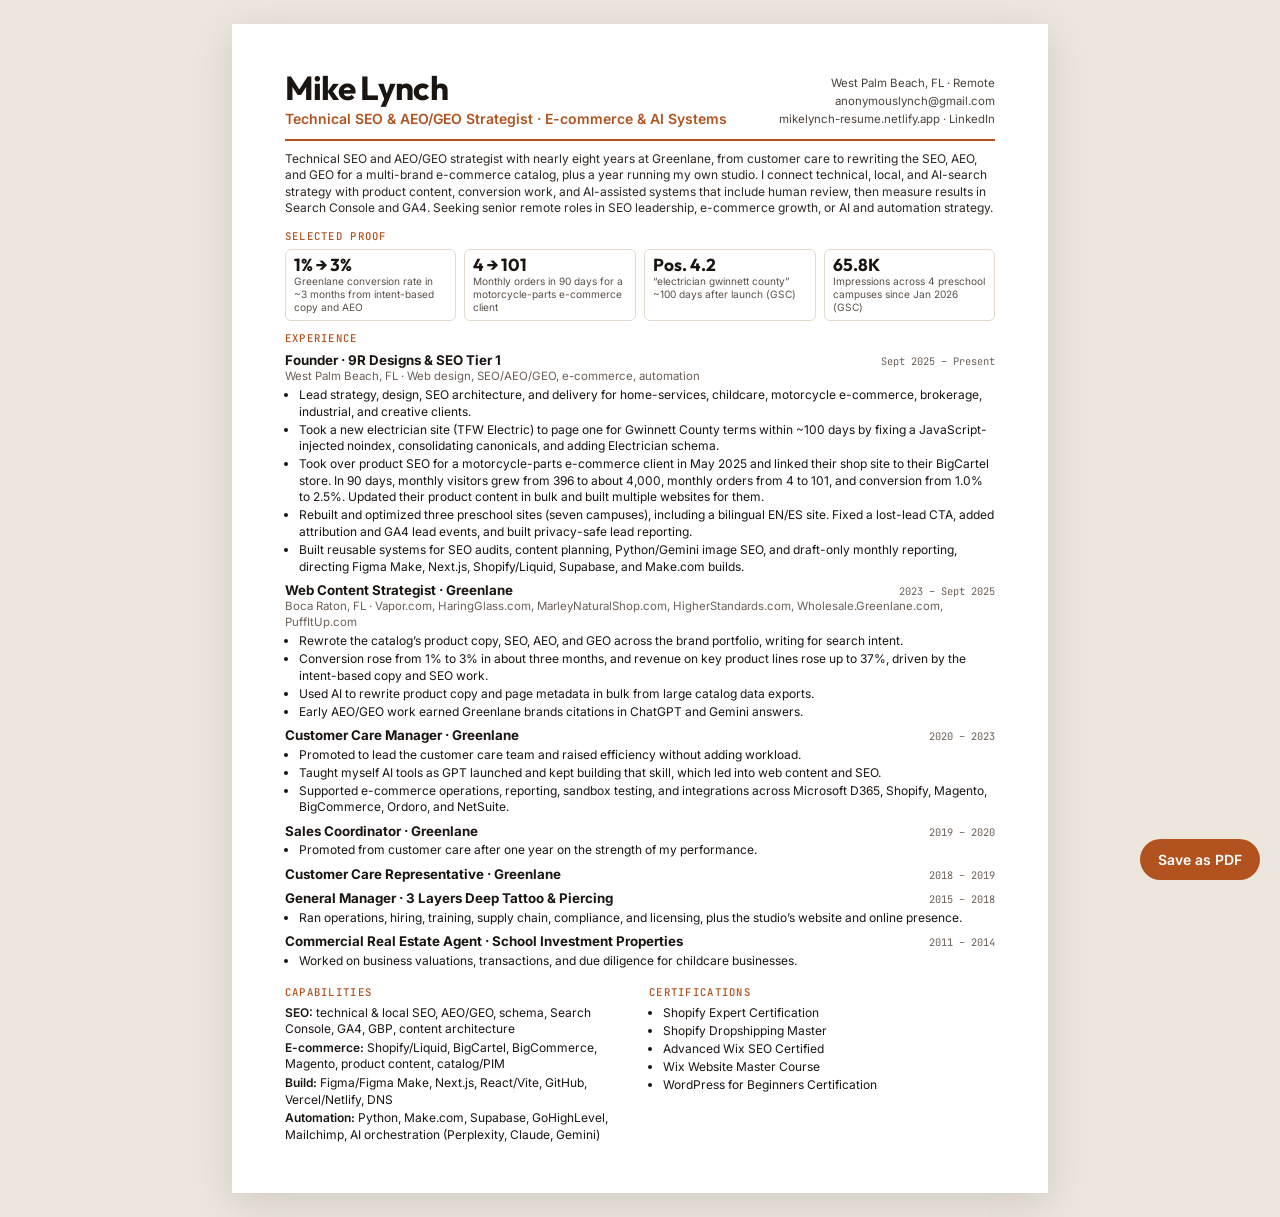
<file: resume.html>
<!DOCTYPE html>
<html lang="en">
<head>
<meta charset="UTF-8" />
<meta name="viewport" content="width=device-width, initial-scale=1.0" />
<title>Mike Lynch — Résumé</title>
<meta name="robots" content="noindex" />
<link rel="canonical" href="https://mikelynch-resume.netlify.app/" />
<link rel="preconnect" href="https://fonts.googleapis.com" />
<link rel="preconnect" href="https://fonts.gstatic.com" crossorigin />
<link href="https://fonts.googleapis.com/css2?family=Inter:wght@400;500;600;700&family=JetBrains+Mono:wght@500&family=Outfit:wght@600;700;800&display=swap" rel="stylesheet" />
<style>
  @page { size: Letter; margin: 0.35in 0.45in; }
  * { box-sizing: border-box; }
  body { margin: 0; font-family: Inter, system-ui, sans-serif; color: #1b1512; font-size: 9pt; line-height: 1.38; background: #fff; }
  .page { max-width: 8.5in; margin: 0 auto; }
  @media screen { body { background: #ece6dd; padding: 24px 0; } .page { background: #fff; padding: 0.5in 0.55in; box-shadow: 0 10px 40px rgba(0,0,0,.12); } }
  header { display: grid; grid-template-columns: 1fr auto; gap: 12px; align-items: end; padding-bottom: 10px; border-bottom: 2.5px solid #b2531f; }
  h1 { font-family: Outfit, sans-serif; font-size: 25pt; line-height: 1; margin: 0 0 4px; letter-spacing: -0.02em; }
  .title { font-weight: 600; color: #b2531f; font-size: 10.5pt; }
  .contact { text-align: right; font-size: 8.6pt; color: #4b423b; line-height: 1.55; }
  .contact a { color: inherit; text-decoration: none; }
  h2 { font-family: "JetBrains Mono", monospace; font-size: 8pt; text-transform: uppercase; letter-spacing: 0.12em; color: #b2531f; margin: 10px 0 5px; font-weight: 500; }
  .summary { margin-top: 10px; color: #2e2621; }
  .proof { display: grid; grid-template-columns: repeat(4, 1fr); gap: 8px; margin-top: 4px; }
  .proof div { border: 1px solid #e3d9cd; border-radius: 6px; padding: 6px 8px; }
  .proof b { display: block; font-family: Outfit, sans-serif; font-size: 13pt; line-height: 1.1; }
  .proof span { font-size: 7.6pt; color: #5a5048; line-height: 1.3; display: block; }
  .job { margin-bottom: 6px; break-inside: avoid; }
  .job-head { display: flex; justify-content: space-between; gap: 10px; align-items: baseline; }
  .job-head h3 { font-size: 10pt; margin: 0; font-weight: 700; }
  .job-head .date { font-family: "JetBrains Mono", monospace; font-size: 7.8pt; color: #6b6058; white-space: nowrap; }
  .sub { color: #6b6058; font-size: 8.6pt; margin-bottom: 2px; }
  ul { margin: 2px 0 0; padding-left: 14px; }
  li { margin-bottom: 1.5px; }
  .cols { display: grid; grid-template-columns: 1fr 1fr; gap: 4px 18px; }
  .skills p { margin: 0 0 2px; }
  .skills b { font-weight: 600; }
  .projects li b { font-weight: 600; }
  .print-btn { position: fixed; right: 20px; bottom: 20px; background: #b2531f; color: #fff; border: 0; border-radius: 999px; padding: 12px 18px; font: 600 14px Inter, sans-serif; cursor: pointer; }
  @media print { .print-btn { display: none; } }
  @media print { body { font-size: 8.4pt; line-height: 1.32; } h2 { margin: 8px 0 4px; } .job { margin-bottom: 4px; } li { margin-bottom: 0; } }
</style>
</head>
<body>
<div class="page">
  <header>
    <div>
      <h1>Mike Lynch</h1>
      <div class="title">Technical SEO &amp; AEO/GEO Strategist · E-commerce &amp; AI Systems</div>
    </div>
    <div class="contact">
      West Palm Beach, FL · Remote<br />
      <a href="mailto:anonymouslynch@gmail.com">anonymouslynch@gmail.com</a><br />
      <a href="https://mikelynch-resume.netlify.app/">mikelynch-resume.netlify.app</a> · <a href="https://www.linkedin.com/in/michael-lynch-08b52375">LinkedIn</a>
    </div>
  </header>

  <p class="summary">Technical SEO and AEO/GEO strategist with nearly eight years at Greenlane, from customer care to rewriting the SEO, AEO, and GEO for a multi-brand e-commerce catalog, plus a year running my own studio. I connect technical, local, and AI-search strategy with product content, conversion work, and AI-assisted systems that include human review, then measure results in Search Console and GA4. Seeking senior remote roles in SEO leadership, e-commerce growth, or AI and automation strategy.</p>

  <h2>Selected proof</h2>
  <div class="proof">
    <div><b>1% → 3%</b><span>Greenlane conversion rate in ~3 months from intent-based copy and AEO</span></div>
    <div><b>4 → 101</b><span>Monthly orders in 90 days for a motorcycle-parts e-commerce client</span></div>
    <div><b>Pos. 4.2</b><span>“electrician gwinnett county” ~100 days after launch (GSC)</span></div>
    <div><b>65.8K</b><span>Impressions across 4 preschool campuses since Jan 2026 (GSC)</span></div>
  </div>

  <h2>Experience</h2>
  <div class="job">
    <div class="job-head"><h3>Founder · 9R Designs &amp; SEO Tier 1</h3><span class="date">Sept 2025 – Present</span></div>
    <div class="sub">West Palm Beach, FL · Web design, SEO/AEO/GEO, e-commerce, automation</div>
    <ul>
      <li>Lead strategy, design, SEO architecture, and delivery for home-services, childcare, motorcycle e-commerce, brokerage, industrial, and creative clients.</li>
      <li>Took a new electrician site (TFW Electric) to page one for Gwinnett County terms within ~100 days by fixing a JavaScript-injected noindex, consolidating canonicals, and adding Electrician schema.</li>
      <li>Took over product SEO for a motorcycle-parts e-commerce client in May 2025 and linked their shop site to their BigCartel store. In 90 days, monthly visitors grew from 396 to about 4,000, monthly orders from 4 to 101, and conversion from 1.0% to 2.5%. Updated their product content in bulk and built multiple websites for them.</li>
      <li>Rebuilt and optimized three preschool sites (seven campuses), including a bilingual EN/ES site. Fixed a lost-lead CTA, added attribution and GA4 lead events, and built privacy-safe lead reporting.</li>
      <li>Built reusable systems for SEO audits, content planning, Python/Gemini image SEO, and draft-only monthly reporting, directing Figma Make, Next.js, Shopify/Liquid, Supabase, and Make.com builds.</li>
    </ul>
  </div>
  <div class="job">
    <div class="job-head"><h3>Web Content Strategist · Greenlane</h3><span class="date">2023 – Sept 2025</span></div>
    <div class="sub">Boca Raton, FL · Vapor.com, HaringGlass.com, MarleyNaturalShop.com, HigherStandards.com, Wholesale.Greenlane.com, PuffItUp.com</div>
    <ul>
      <li>Rewrote the catalog’s product copy, SEO, AEO, and GEO across the brand portfolio, writing for search intent.</li>
      <li>Conversion rose from 1% to 3% in about three months, and revenue on key product lines rose up to 37%, driven by the intent-based copy and SEO work.</li>
      <li>Used AI to rewrite product copy and page metadata in bulk from large catalog data exports.</li>
      <li>Early AEO/GEO work earned Greenlane brands citations in ChatGPT and Gemini answers.</li>
    </ul>
  </div>
  <div class="job">
    <div class="job-head"><h3>Customer Care Manager · Greenlane</h3><span class="date">2020 – 2023</span></div>
    <ul>
      <li>Promoted to lead the customer care team and raised efficiency without adding workload.</li>
      <li>Taught myself AI tools as GPT launched and kept building that skill, which led into web content and SEO.</li>
      <li>Supported e-commerce operations, reporting, sandbox testing, and integrations across Microsoft D365, Shopify, Magento, BigCommerce, Ordoro, and NetSuite.</li>
    </ul>
  </div>
  <div class="job">
    <div class="job-head"><h3>Sales Coordinator · Greenlane</h3><span class="date">2019 – 2020</span></div>
    <ul><li>Promoted from customer care after one year on the strength of my performance.</li></ul>
  </div>
  <div class="job">
    <div class="job-head"><h3>Customer Care Representative · Greenlane</h3><span class="date">2018 – 2019</span></div>
  </div>
  <div class="job">
    <div class="job-head"><h3>General Manager · 3 Layers Deep Tattoo &amp; Piercing</h3><span class="date">2015 – 2018</span></div>
    <ul><li>Ran operations, hiring, training, supply chain, compliance, and licensing, plus the studio’s website and online presence.</li></ul>
  </div>
  <div class="job">
    <div class="job-head"><h3>Commercial Real Estate Agent · School Investment Properties</h3><span class="date">2011 – 2014</span></div>
    <ul><li>Worked on business valuations, transactions, and due diligence for childcare businesses.</li></ul>
  </div>

  <div class="cols">
    <div class="skills">
      <h2>Capabilities</h2>
      <p><b>SEO:</b> technical &amp; local SEO, AEO/GEO, schema, Search Console, GA4, GBP, content architecture</p>
      <p><b>E-commerce:</b> Shopify/Liquid, BigCartel, BigCommerce, Magento, product content, catalog/PIM</p>
      <p><b>Build:</b> Figma/Figma Make, Next.js, React/Vite, GitHub, Vercel/Netlify, DNS</p>
      <p><b>Automation:</b> Python, Make.com, Supabase, GoHighLevel, Mailchimp, AI orchestration (Perplexity, Claude, Gemini)</p>
    </div>
    <div>
      <h2>Certifications</h2>
      <ul>
        <li>Shopify Expert Certification</li>
        <li>Shopify Dropshipping Master</li>
        <li>Advanced Wix SEO Certified</li>
        <li>Wix Website Master Course</li>
        <li>WordPress for Beginners Certification</li>
      </ul>
    </div>
  </div>
</div>
<button class="print-btn" type="button" onclick="window.print()">Save as PDF</button>
</body>
</html>
</file>
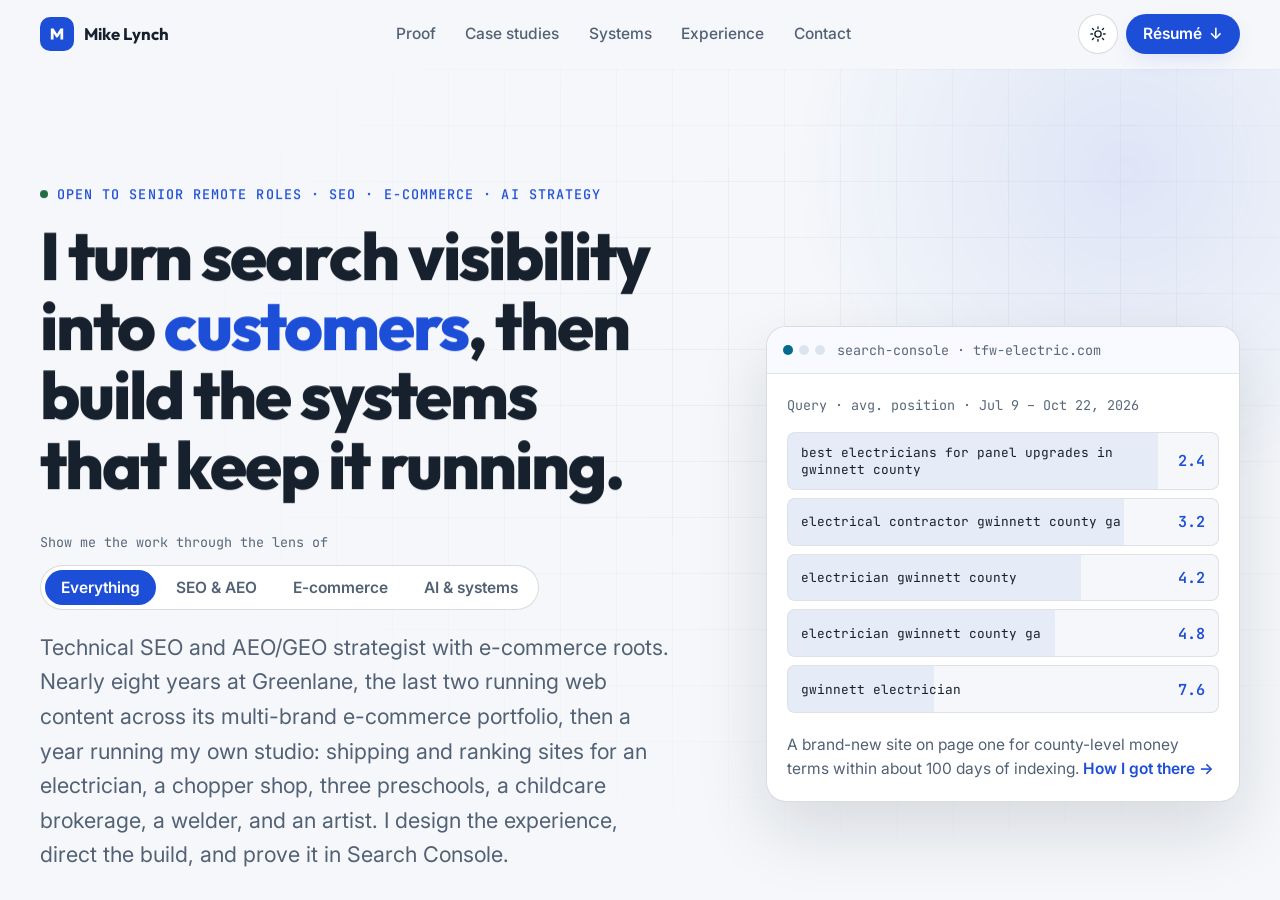
<file: theme-preview.html>
<!doctype html>
<html lang="en"><head><meta charset="utf-8"><meta name="viewport" content="width=device-width,initial-scale=1"><meta name="robots" content="noindex,nofollow"><title>Mike Lynch | Theme Preview</title><style>html,body{margin:0;height:100%;background:#101318}iframe{display:block;width:100%;height:100dvh;border:0;opacity:0}iframe.ready{opacity:1}#status{position:absolute;inset:0;display:grid;place-items:center;color:#f2f5f9;font:16px system-ui}</style></head><body><div id="status" role="status">Loading theme preview…</div><iframe id="preview" title="Portfolio color theme preview"></iframe><script>
const css = `
:root,[data-theme="light"]{
--color-bg:#f5f7fa;--color-bg-alt:#eaf0f6;--color-surface:#ffffff;--color-surface-2:#f8faff;--color-surface-offset:#dce5ef;
--color-border:rgba(23,33,46,.16);--color-divider:rgba(23,33,46,.10);
--color-text:#17212e;--color-text-muted:#526174;--color-text-faint:#59687a;--color-text-inverse:#ffffff;
--color-primary:#1d4ed8;--color-primary-hover:#1e40af;--color-primary-soft:rgba(29,78,216,.07);--color-primary-strong:rgba(29,78,216,.18);
--color-on-primary:#ffffff;--color-electric:#036b89;--color-good:#216c44;--grid-line:rgba(23,33,46,.045);
--shadow-sm:0 6px 18px rgba(15,23,42,.05);--shadow-md:0 16px 40px rgba(15,23,42,.09);--shadow-lg:0 28px 70px rgba(15,23,42,.13);color-scheme:light}
[data-theme="dark"]{
--color-bg:#101318;--color-bg-alt:#131820;--color-surface:#171c24;--color-surface-2:#202834;--color-surface-offset:#2c3746;
--color-border:rgba(181,192,206,.20);--color-divider:rgba(181,192,206,.12);
--color-text:#f2f5f9;--color-text-muted:#b5c0ce;--color-text-faint:#a5b3c5;--color-text-inverse:#101318;
--color-primary:#68c7ff;--color-primary-hover:#9bdcff;--color-primary-soft:rgba(104,199,255,.09);--color-primary-strong:rgba(104,199,255,.20);
--color-on-primary:#101318;--color-electric:#63e6f5;--color-good:#7ad8a2;--grid-line:rgba(181,192,206,.045);
--shadow-sm:0 10px 30px rgba(0,0,0,.25);--shadow-md:0 18px 48px rgba(0,0,0,.35);--shadow-lg:0 30px 80px rgba(0,0,0,.5);color-scheme:dark}
::selection,.skip-link,.brand-mark,.button-primary,.lens-switch button[aria-checked="true"],.wf-steps button[aria-pressed="true"] .n{color:var(--color-on-primary)}
.console-dots i:first-child{background:var(--color-electric)}
.hero::after{opacity:.6}
.site-nav a.is-active{text-decoration:underline;text-underline-offset:.3em;text-decoration-color:var(--color-primary)}
`;
const frame=document.getElementById('preview');
frame.addEventListener('load',()=>{try{const doc=frame.contentDocument;if(!doc||!doc.head)throw new Error('Preview document unavailable');const style=doc.createElement('style');style.id='graphite-sky-preview';style.textContent=css;doc.head.appendChild(style);const robots=doc.createElement('meta');robots.name='robots';robots.content='noindex,nofollow';doc.head.appendChild(robots);frame.classList.add('ready');document.getElementById('status').remove()}catch(error){document.getElementById('status').textContent='Preview could not load. Please reload this page.';console.error(error)}});
frame.src='./index.html'+location.search+location.hash;
</script></body></html>
</file>
<file: assets/css/styles.css>
/* Mike Lynch — proof-led portfolio. Graphite + Electric Sky / Silver + Signal Blue. */
:root,[data-theme="light"]{
--font-display:"Outfit","Inter",system-ui,sans-serif;--font-body:"Inter","Segoe UI",system-ui,sans-serif;--font-mono:"JetBrains Mono",ui-monospace,"SFMono-Regular",Menlo,monospace;
--text-xs:clamp(.75rem,.71rem + .18vw,.84rem);--text-sm:clamp(.875rem,.83rem + .22vw,.97rem);--text-base:clamp(1rem,.96rem + .2vw,1.08rem);--text-lg:clamp(1.1rem,1rem + .5vw,1.35rem);--text-xl:clamp(1.35rem,1.1rem + 1vw,1.9rem);--text-2xl:clamp(1.8rem,1.2rem + 2.2vw,3rem);--text-3xl:clamp(2.3rem,1.3rem + 3.6vw,4.4rem);
--space-1:.25rem;--space-2:.5rem;--space-3:.75rem;--space-4:1rem;--space-5:1.25rem;--space-6:1.5rem;--space-8:2rem;--space-10:2.5rem;--space-12:3rem;--space-16:4rem;--space-20:5rem;--space-24:6rem;
--color-bg:#f5f7fa;--color-bg-alt:#eaf0f6;--color-surface:#fff;--color-surface-2:#f8faff;--color-surface-offset:#dce5ef;--color-border:rgba(23,33,46,.16);--color-divider:rgba(23,33,46,.1);--color-text:#17212e;--color-text-muted:#526174;--color-text-faint:#59687a;--color-text-inverse:#fff;--color-primary:#1d4ed8;--color-primary-hover:#1e40af;--color-primary-soft:rgba(29,78,216,.07);--color-primary-strong:rgba(29,78,216,.18);--color-on-primary:#fff;--color-electric:#036b89;--color-good:#216c44;--grid-line:rgba(23,33,46,.045);
--radius-sm:.5rem;--radius-md:.85rem;--radius-lg:1.25rem;--radius-xl:1.6rem;--radius-full:999px;--shadow-sm:0 6px 18px rgba(15,23,42,.05);--shadow-md:0 16px 40px rgba(15,23,42,.09);--shadow-lg:0 28px 70px rgba(15,23,42,.13);--container:1200px;--ease:cubic-bezier(.16,1,.3,1);--t-fast:180ms var(--ease);--t-slow:600ms var(--ease);color-scheme:light}
[data-theme="dark"]{--color-bg:#101318;--color-bg-alt:#131820;--color-surface:#171c24;--color-surface-2:#202834;--color-surface-offset:#2c3746;--color-border:rgba(181,192,206,.2);--color-divider:rgba(181,192,206,.12);--color-text:#f2f5f9;--color-text-muted:#b5c0ce;--color-text-faint:#a5b3c5;--color-text-inverse:#101318;--color-primary:#68c7ff;--color-primary-hover:#9bdcff;--color-primary-soft:rgba(104,199,255,.09);--color-primary-strong:rgba(104,199,255,.2);--color-on-primary:#101318;--color-electric:#63e6f5;--color-good:#7ad8a2;--grid-line:rgba(181,192,206,.045);--shadow-sm:0 10px 30px rgba(0,0,0,.25);--shadow-md:0 18px 48px rgba(0,0,0,.35);--shadow-lg:0 30px 80px rgba(0,0,0,.5);color-scheme:dark}
*,*::before,*::after{box-sizing:border-box}html{scroll-behavior:smooth;scroll-padding-top:84px;-webkit-text-size-adjust:100%;text-size-adjust:100%}body{margin:0;font-family:var(--font-body);font-size:var(--text-base);line-height:1.65;color:var(--color-text);background:var(--color-bg);-webkit-font-smoothing:antialiased;text-rendering:optimizeLegibility;overflow-x:hidden}img{display:block;max-width:100%;height:auto}a{color:inherit}h1,h2,h3,h4{font-family:var(--font-display);line-height:1.12;margin:0;letter-spacing:-.015em;text-wrap:balance}p{margin:0;text-wrap:pretty}code{font-family:var(--font-mono);font-size:.86em;padding:.08em .38em;border-radius:.35rem;background:var(--color-primary-soft);color:var(--color-text)}ul,ol{margin:0;padding:0}::selection{background:var(--color-primary);color:var(--color-on-primary)}:focus-visible{outline:2px solid var(--color-primary);outline-offset:3px;border-radius:6px}.skip-link{position:absolute;left:1rem;top:-100px;z-index:100;padding:.7rem 1rem;background:var(--color-primary);color:var(--color-on-primary);border-radius:var(--radius-sm);text-decoration:none}.skip-link:focus{top:1rem}.container{width:min(100% - 2.5rem,var(--container));margin-inline:auto}
.scroll-progress{position:fixed;inset:0 0 auto 0;height:2px;z-index:60;pointer-events:none}.scroll-progress span{display:block;height:100%;width:100%;background:var(--color-primary);transform-origin:0 50%;transform:scaleX(var(--progress,0))}
.site-header{position:sticky;top:0;z-index:50;transition:background var(--t-fast),border-color var(--t-fast),backdrop-filter var(--t-fast);border-bottom:1px solid transparent}.site-header.is-scrolled{background:color-mix(in srgb,var(--color-bg) 82%,transparent);backdrop-filter:blur(14px) saturate(140%);-webkit-backdrop-filter:blur(14px) saturate(140%);border-bottom-color:var(--color-divider)}.header-inner{display:flex;align-items:center;justify-content:space-between;gap:var(--space-4);min-height:68px}.brand{display:inline-flex;align-items:center;gap:.6rem;text-decoration:none;font-family:var(--font-display);font-weight:700;font-size:1.05rem}.brand-mark{width:34px;height:34px;display:grid;place-items:center;border-radius:10px;background:var(--color-primary);color:var(--color-on-primary)}.brand-mark svg{width:22px;height:22px}.site-nav{display:flex;gap:var(--space-1)}.site-nav a{text-decoration:none;font-size:var(--text-sm);font-weight:500;color:var(--color-text-muted);padding:.45rem .8rem;border-radius:var(--radius-full);transition:color var(--t-fast),background var(--t-fast)}.site-nav a:hover,.site-nav a.is-active{color:var(--color-text);background:var(--color-primary-soft)}.site-nav a.is-active{text-decoration:underline;text-underline-offset:.3em;text-decoration-color:var(--color-primary)}.header-actions{display:flex;align-items:center;gap:var(--space-2)}
.theme-toggle{width:40px;height:40px;border-radius:var(--radius-full);border:1px solid var(--color-border);background:var(--color-surface);color:var(--color-text);display:grid;place-items:center;cursor:pointer;position:relative;overflow:hidden;transition:border-color var(--t-fast),transform var(--t-fast)}.theme-toggle:hover{border-color:var(--color-primary)}.theme-toggle:active{transform:scale(.94)}.theme-toggle svg{width:18px;height:18px;fill:none;stroke:currentColor;stroke-width:1.8;stroke-linecap:round;position:absolute;transition:transform 500ms var(--ease),opacity 300ms var(--ease)}.theme-toggle .icon-moon{fill:currentColor;stroke:none}[data-theme="dark"] .theme-toggle .icon-sun{transform:rotate(-90deg) scale(.4);opacity:0}[data-theme="light"] .theme-toggle .icon-moon{transform:rotate(90deg) scale(.4);opacity:0}::view-transition-old(root),::view-transition-new(root){animation:none;mix-blend-mode:normal}
.button{--b-bg:transparent;display:inline-flex;align-items:center;justify-content:center;gap:.45rem;min-height:46px;padding:.7rem 1.25rem;border-radius:var(--radius-full);font:600 var(--text-sm)/1 var(--font-body);text-decoration:none;border:1px solid transparent;cursor:pointer;transition:background var(--t-fast),color var(--t-fast),border-color var(--t-fast),transform var(--t-fast),box-shadow var(--t-fast);white-space:nowrap}.button:active{transform:translateY(1px) scale(.98)}.button-primary{background:var(--color-primary);color:var(--color-on-primary);box-shadow:0 8px 24px -8px var(--color-primary-strong)}.button-primary:hover{background:var(--color-primary-hover);box-shadow:0 12px 30px -8px var(--color-primary-strong);transform:translateY(-1px)}.button-secondary{background:var(--color-surface-2);color:var(--color-text);border-color:var(--color-border)}.button-secondary:hover{border-color:var(--color-primary);transform:translateY(-1px)}.button-ghost{color:var(--color-text-muted);border-color:var(--color-border)}.button-ghost:hover{color:var(--color-text);border-color:var(--color-text-faint)}.button-sm{min-height:40px;padding:.55rem 1rem}.text-link{font-size:var(--text-sm);font-weight:600;color:var(--color-primary);text-decoration:none;border-bottom:1px solid transparent;transition:border-color var(--t-fast)}.text-link:hover{border-bottom-color:currentColor}
.section{padding-block:clamp(4.5rem,3rem + 6vw,8rem);position:relative}.section-alt{background:var(--color-bg-alt);border-block:1px solid var(--color-divider)}.eyebrow{font-family:var(--font-mono);font-size:var(--text-xs);font-weight:500;letter-spacing:.08em;text-transform:uppercase;color:var(--color-primary);display:inline-flex;align-items:center;gap:.55rem;margin-bottom:var(--space-4)}.section-heading{max-width:48rem;margin-bottom:clamp(2.5rem,2rem + 2vw,4rem)}.section-heading h2{font-size:var(--text-2xl);font-weight:700}.section-heading.split{max-width:none;display:grid;grid-template-columns:minmax(0,1.4fr) minmax(0,1fr);gap:var(--space-10);align-items:end}.section-heading.split h2{max-width:40rem}.section-intro{color:var(--color-text-muted);font-size:var(--text-lg);line-height:1.55}.fine-print{font-size:var(--text-xs);color:var(--color-text-faint);margin-top:var(--space-6);max-width:60rem;line-height:1.6}.accent-text{color:var(--color-primary)}
.hero{position:relative;padding-block:clamp(3.5rem,2rem + 6vw,7rem) clamp(4rem,3rem + 5vw,7rem);overflow:hidden}.hero-grid-bg{position:absolute;inset:0;pointer-events:none;background-image:linear-gradient(var(--grid-line) 1px,transparent 1px),linear-gradient(90deg,var(--grid-line) 1px,transparent 1px);background-size:56px 56px;mask-image:radial-gradient(ellipse 80% 70% at 70% 30%,#000 20%,transparent 75%);-webkit-mask-image:radial-gradient(ellipse 80% 70% at 70% 30%,#000 20%,transparent 75%)}.hero::after{content:"";position:absolute;width:60vw;height:60vw;max-width:820px;max-height:820px;right:-18vw;top:-22vw;background:radial-gradient(circle,var(--color-primary-strong),transparent 62%);filter:blur(10px);pointer-events:none;opacity:.6}.hero-layout{position:relative;z-index:1;display:grid;grid-template-columns:minmax(0,1.25fr) minmax(0,.9fr);gap:clamp(2rem,1rem + 4vw,4.5rem);align-items:center}.hero h1{font-size:var(--text-3xl);font-weight:800;letter-spacing:-.03em;line-height:1.04;margin-bottom:var(--space-8)}.status-dot{width:8px;height:8px;border-radius:50%;background:var(--color-good);box-shadow:0 0 0 0 var(--color-good);animation:pulse 2.4s infinite}@keyframes pulse{0%{box-shadow:0 0 0 0 color-mix(in srgb,var(--color-good) 60%,transparent)}70%{box-shadow:0 0 0 9px transparent}100%{box-shadow:0 0 0 0 transparent}}
.lens{margin-bottom:var(--space-8)}.lens-label{font-family:var(--font-mono);font-size:var(--text-xs);color:var(--color-text-faint);margin-bottom:var(--space-3)}.lens-switch{display:inline-flex;flex-wrap:wrap;gap:4px;padding:4px;border-radius:var(--radius-full);background:var(--color-surface);border:1px solid var(--color-border);margin-bottom:var(--space-5)}.lens-switch button{font:600 var(--text-sm)/1 var(--font-body);padding:.6rem 1rem;border-radius:var(--radius-full);border:0;background:transparent;color:var(--color-text-muted);cursor:pointer;transition:background var(--t-fast),color var(--t-fast)}.lens-switch button:hover{color:var(--color-text)}.lens-switch button[aria-checked="true"]{background:var(--color-primary);color:var(--color-on-primary)}.lens-copy p{font-size:var(--text-lg);color:var(--color-text-muted);line-height:1.6;max-width:40rem;animation:lensIn 420ms var(--ease)}@keyframes lensIn{from{opacity:0;transform:translateY(6px)}to{opacity:1;transform:none}}.hero-cta{display:flex;flex-wrap:wrap;gap:var(--space-3)}
.hero-console{background:var(--color-surface);border:1px solid var(--color-border);border-radius:var(--radius-lg);box-shadow:var(--shadow-lg);overflow:hidden;font-family:var(--font-mono)}.console-bar{display:flex;align-items:center;gap:.75rem;padding:.75rem 1rem;border-bottom:1px solid var(--color-divider);background:var(--color-surface-2)}.console-dots{display:inline-flex;gap:6px}.console-dots i{width:10px;height:10px;border-radius:50%;background:var(--color-surface-offset)}.console-dots i:first-child{background:var(--color-electric)}.console-title{font-size:var(--text-xs);color:var(--color-text-faint);overflow:hidden;text-overflow:ellipsis;white-space:nowrap}.console-body{padding:1.25rem}.console-meta{font-size:var(--text-xs);color:var(--color-text-faint);margin-bottom:var(--space-4)}.rank-list{list-style:none;display:grid;gap:.5rem}.rank-list li{display:grid;grid-template-columns:1fr auto;align-items:center;gap:.9rem;padding:.65rem .8rem;border-radius:var(--radius-sm);background:var(--color-bg);border:1px solid var(--color-divider);position:relative;overflow:hidden}.rank-list li::before{content:"";position:absolute;inset:0 auto 0 0;width:var(--bar,0%);background:var(--color-primary-soft);transition:width 1100ms var(--ease)}.rank-list .q{position:relative;font-size:.8rem;color:var(--color-text);line-height:1.35}.rank-list .pos{position:relative;font-weight:600;font-size:.95rem;color:var(--color-primary);min-width:2.6ch;text-align:right}.console-foot{font-family:var(--font-body);font-size:var(--text-sm);color:var(--color-text-muted);margin-top:var(--space-5);line-height:1.55}.console-foot a{color:var(--color-primary);font-weight:600;text-decoration:none;white-space:nowrap}
.proof-grid{display:grid;grid-template-columns:repeat(3,minmax(0,1fr));gap:var(--space-4)}.proof-card{padding:clamp(1.4rem,1rem + 1vw,2rem);background:var(--color-surface);border:1px solid var(--color-border);border-radius:var(--radius-lg);display:flex;flex-direction:column;gap:var(--space-3);transition:border-color var(--t-fast),transform var(--t-fast),opacity var(--t-fast)}.proof-card:hover{border-color:var(--color-primary-strong)}.proof-num{font-family:var(--font-display);font-weight:800;font-size:clamp(2rem,1.4rem + 2vw,2.9rem);letter-spacing:-.03em;line-height:1;color:var(--color-text);font-variant-numeric:tabular-nums}.proof-label{font-size:var(--text-base);color:var(--color-text);line-height:1.45;font-weight:500}.proof-src{margin-top:auto;padding-top:var(--space-3);border-top:1px dashed var(--color-border);font-family:var(--font-mono);font-size:.72rem;color:var(--color-text-faint);line-height:1.5}
body:not([data-lens="all"]) [data-lens-tags]{opacity:.38}body[data-lens="seo"] [data-lens-tags~="seo"],body[data-lens="ecom"] [data-lens-tags~="ecom"],body[data-lens="ai"] [data-lens-tags~="ai"]{opacity:1;border-color:var(--color-primary-strong)}
.cases{display:flex;flex-direction:column;gap:clamp(3rem,2rem + 4vw,6rem)}.case{display:grid;grid-template-columns:minmax(0,1.05fr) minmax(0,1fr);gap:clamp(1.75rem,1rem + 3vw,4rem);align-items:start;transition:order 0s}.case-wide{grid-template-columns:minmax(0,1fr) minmax(0,1.05fr)}.case-trio{display:block}.case-body{display:flex;flex-direction:column;gap:var(--space-5);min-width:0}.case-body.full{margin-bottom:var(--space-8);max-width:50rem}.case-kicker{font-family:var(--font-mono);font-size:var(--text-xs);color:var(--color-text-faint);letter-spacing:.04em;display:flex;align-items:center;gap:.7rem;flex-wrap:wrap}.case-num{display:inline-grid;place-items:center;min-width:2.2rem;height:1.6rem;padding-inline:.4rem;border-radius:var(--radius-full);background:var(--color-primary-soft);color:var(--color-primary);font-weight:600}.case h3{font-size:var(--text-xl);font-weight:700}.case-lede{color:var(--color-text-muted)}.case-facts{display:grid;gap:var(--space-4);margin:0}.case-facts div{display:grid;grid-template-columns:7.5rem 1fr;gap:var(--space-4);padding-top:var(--space-4);border-top:1px solid var(--color-divider)}.case-facts dt{font-family:var(--font-mono);font-size:var(--text-xs);text-transform:uppercase;letter-spacing:.06em;color:var(--color-text-faint);padding-top:.2rem}.case-facts dd{margin:0;color:var(--color-text-muted);font-size:var(--text-sm);line-height:1.6}.case-result{display:flex;flex-wrap:wrap;gap:var(--space-2)}.result-chip{font-family:var(--font-mono);font-size:.75rem;font-weight:500;padding:.45rem .75rem;border-radius:var(--radius-full);background:var(--color-primary-soft);color:var(--color-text);border:1px solid var(--color-primary-strong);line-height:1.3}.case-touch{font-size:var(--text-sm);color:var(--color-text-muted);padding:var(--space-4) var(--space-5);border-left:3px solid var(--color-primary);background:var(--color-surface);border-radius:0 var(--radius-sm) var(--radius-sm) 0;line-height:1.6}.case-touch strong{color:var(--color-text)}.case-actions{display:flex;flex-wrap:wrap;align-items:center;gap:var(--space-4)}
.browser{margin:0;border-radius:var(--radius-md);overflow:hidden;border:1px solid var(--color-border);background:var(--color-surface-2);box-shadow:var(--shadow-md);transition:transform var(--t-slow),box-shadow var(--t-slow)}.case:hover .browser{box-shadow:var(--shadow-lg)}.browser-bar{display:flex;align-items:center;gap:6px;padding:.55rem .8rem;border-bottom:1px solid var(--color-divider);background:var(--color-surface)}.browser-bar i{width:8px;height:8px;border-radius:50%;background:var(--color-surface-offset)}.browser-bar span{margin-left:.6rem;font-family:var(--font-mono);font-size:.7rem;color:var(--color-text-faint);white-space:nowrap;overflow:hidden;text-overflow:ellipsis}.browser img{aspect-ratio:16 / 10;object-fit:cover;object-position:top;width:100%}.case-media{position:sticky;top:96px;min-width:0}.case-media.stack{display:grid}.case-media.stack .browser-offset{width:78%;justify-self:end;margin-top:-18%;position:relative;z-index:1}.media-caption{font-size:var(--text-xs);color:var(--color-text-faint);margin-top:var(--space-3);font-family:var(--font-mono);line-height:1.55}
.arch{border:1px solid var(--color-border);border-radius:var(--radius-lg);background:var(--color-surface);padding:var(--space-5)}.arch-toggle{display:inline-flex;gap:4px;padding:4px;border-radius:var(--radius-full);background:var(--color-bg);border:1px solid var(--color-divider);margin-bottom:var(--space-5);flex-wrap:wrap}.arch-toggle button{font:600 var(--text-xs)/1 var(--font-mono);padding:.55rem .9rem;border-radius:var(--radius-full);border:0;background:transparent;color:var(--color-text-muted);cursor:pointer}.arch-toggle button[aria-selected="true"]{background:var(--color-text);color:var(--color-bg)}.flow{list-style:none;display:grid;gap:0;counter-reset:flow}.flow-node{position:relative;display:grid;grid-template-columns:1fr;gap:.15rem;padding:.8rem 1rem .8rem 2.6rem;border-radius:var(--radius-sm);animation:lensIn 450ms var(--ease) both}.flow-node:nth-child(2){animation-delay:70ms}.flow-node:nth-child(3){animation-delay:140ms}.flow-node:nth-child(4){animation-delay:210ms}.flow-node::before{content:"";position:absolute;left:.95rem;top:1.15rem;width:11px;height:11px;border-radius:50%;border:2px solid var(--color-primary);background:var(--color-surface);z-index:1}.flow-node:not(:last-child)::after{content:"";position:absolute;left:calc(.95rem + 4.5px);top:1.9rem;bottom:-1.1rem;width:2px;background:linear-gradient(var(--color-primary-strong),var(--color-border))}.flow-node.node-accent{background:var(--color-primary-soft)}.flow-node.node-accent::before{background:var(--color-primary)}.node-tag{font-family:var(--font-mono);font-size:.68rem;text-transform:uppercase;letter-spacing:.07em;color:var(--color-text-faint)}.flow-node strong{font-family:var(--font-display);font-size:1.02rem;font-weight:600}.flow-node small{font-size:var(--text-xs);color:var(--color-text-muted);line-height:1.5}.arch-note{margin-top:var(--space-4);font-size:var(--text-sm);color:var(--color-text-muted);padding-top:var(--space-4);border-top:1px dashed var(--color-border);line-height:1.6}.arch-note strong{color:var(--color-text)}
.compare{position:relative;border-radius:var(--radius-md);overflow:hidden;border:1px solid var(--color-border);box-shadow:var(--shadow-md);aspect-ratio:16 / 10;background:var(--color-surface-2);touch-action:pan-y}.compare img{position:absolute;inset:0;width:100%;height:100%;object-fit:cover;object-position:top}.compare-b{clip-path:inset(0 0 0 var(--pos))}.compare-range{position:absolute;inset:0;width:100%;height:100%;margin:0;opacity:0;cursor:ew-resize;z-index:3}.compare-handle{position:absolute;top:0;bottom:0;left:var(--pos);width:2px;background:#fff;transform:translateX(-1px);z-index:2;pointer-events:none;box-shadow:0 0 0 1px rgba(0,0,0,.15)}.compare-handle::after{content:"⟷";position:absolute;top:50%;left:50%;transform:translate(-50%,-50%);width:42px;height:42px;border-radius:50%;background:#fff;color:#111;display:grid;place-items:center;font-size:1rem;box-shadow:0 6px 20px rgba(0,0,0,.3)}.compare-range:focus-visible ~ .compare-handle::after{outline:3px solid var(--color-primary);outline-offset:2px}.compare-label{position:absolute;bottom:.75rem;z-index:2;font-family:var(--font-mono);font-size:.7rem;padding:.3rem .6rem;border-radius:var(--radius-full);background:rgba(10,10,14,.78);color:#fff;pointer-events:none}.compare-label.left{left:.75rem}.compare-label.right{right:.75rem}
.mini-cases{list-style:none;display:grid;gap:var(--space-3)}.mini-cases li{padding:var(--space-4) var(--space-5);border:1px solid var(--color-border);border-radius:var(--radius-md);background:var(--color-surface);display:grid;gap:var(--space-2)}.mini-cases h4{font-size:1.05rem;font-weight:600;display:flex;flex-wrap:wrap;gap:.25rem .6rem;align-items:baseline}.mini-cases h4 span{font-family:var(--font-mono);font-size:.7rem;color:var(--color-text-faint);font-weight:400}.mini-cases p{font-size:var(--text-sm);color:var(--color-text-muted);line-height:1.6}.mini-cases .mini-result{font-family:var(--font-mono);font-size:.74rem;color:var(--color-primary);line-height:1.55}.trio{display:grid;grid-template-columns:repeat(3,minmax(0,1fr));gap:var(--space-6)}.trio-card{display:flex;flex-direction:column;gap:var(--space-3);position:relative}.trio-card .browser{margin-bottom:var(--space-2)}.trio-card h4{font-size:1.15rem;font-weight:700}.trio-card > p{font-size:var(--text-sm);color:var(--color-text-muted);line-height:1.6}.trio-card .case-touch{font-size:var(--text-xs)}.badge{align-self:flex-start;font-family:var(--font-mono);font-size:.66rem;text-transform:uppercase;letter-spacing:.08em;padding:.3rem .6rem;border-radius:var(--radius-full);border:1px solid var(--color-border);color:var(--color-text-muted)}.badge-live{color:var(--color-good);border-color:color-mix(in srgb,var(--color-good) 40%,transparent)}
.explorer{border:1px solid var(--color-border);border-radius:var(--radius-xl);background:var(--color-surface);overflow:hidden;box-shadow:var(--shadow-md)}.explorer-tabs{display:flex;gap:4px;padding:.6rem;border-bottom:1px solid var(--color-divider);background:var(--color-surface-2);overflow-x:auto;scrollbar-width:none}.explorer-tabs::-webkit-scrollbar{display:none}.explorer-tabs button{flex:0 0 auto;font:600 var(--text-sm)/1 var(--font-body);padding:.7rem 1.1rem;border-radius:var(--radius-full);border:1px solid transparent;background:transparent;color:var(--color-text-muted);cursor:pointer;transition:background var(--t-fast),color var(--t-fast)}.explorer-tabs button:hover{color:var(--color-text)}.explorer-tabs button[aria-selected="true"]{background:var(--color-primary-soft);color:var(--color-text);border-color:var(--color-primary-strong)}.explorer-stage{display:grid;grid-template-columns:minmax(0,.9fr) minmax(0,1.1fr);min-height:380px}.wf-steps{list-style:none;padding:var(--space-5);display:grid;gap:6px;align-content:start;border-right:1px solid var(--color-divider)}.wf-steps button{width:100%;display:grid;grid-template-columns:2rem 1fr;gap:.75rem;align-items:center;text-align:left;padding:.75rem .9rem;border-radius:var(--radius-md);border:1px solid transparent;background:transparent;color:var(--color-text-muted);cursor:pointer;font:500 var(--text-sm)/1.35 var(--font-body);transition:background var(--t-fast),color var(--t-fast),border-color var(--t-fast)}.wf-steps button:hover{background:var(--color-bg);color:var(--color-text)}.wf-steps button[aria-pressed="true"]{background:var(--color-bg);border-color:var(--color-primary-strong);color:var(--color-text)}.wf-steps .n{width:2rem;height:2rem;border-radius:50%;display:grid;place-items:center;font:600 .75rem/1 var(--font-mono);background:var(--color-surface-offset);color:var(--color-text-muted);transition:background var(--t-fast),color var(--t-fast)}.wf-steps button[aria-pressed="true"] .n{background:var(--color-primary);color:var(--color-on-primary)}.wf-steps .gate-mark{font-family:var(--font-mono);font-size:.62rem;color:var(--color-primary);margin-left:.4rem;text-transform:uppercase;letter-spacing:.06em}.wf-detail{padding:clamp(1.5rem,1rem + 2vw,2.5rem);display:flex;flex-direction:column;gap:var(--space-4)}.wf-detail > *{animation:lensIn 380ms var(--ease) both}.wf-tool{font-family:var(--font-mono);font-size:var(--text-xs);color:var(--color-primary)}.wf-detail h3{font-size:var(--text-xl);font-weight:700}.wf-detail > p{color:var(--color-text-muted);line-height:1.65}.wf-gate{margin-top:auto;display:grid;grid-template-columns:auto 1fr;gap:var(--space-4);align-items:start;padding:var(--space-4) var(--space-5);border-radius:var(--radius-md);background:var(--color-bg);border:1px dashed var(--color-primary-strong)}.wf-gate span{font-family:var(--font-mono);font-size:.68rem;text-transform:uppercase;letter-spacing:.08em;color:var(--color-primary);padding-top:.2rem}.wf-gate p{font-size:var(--text-sm);color:var(--color-text);line-height:1.55}.principles{display:grid;grid-template-columns:repeat(4,minmax(0,1fr));gap:var(--space-4);margin-top:var(--space-10)}.principle{padding:var(--space-5);border-top:2px solid var(--color-primary);background:var(--color-surface);border-radius:0 0 var(--radius-md) var(--radius-md)}.principle h3{font-size:1.05rem;font-weight:700;margin-bottom:var(--space-2)}.principle p{font-size:var(--text-sm);color:var(--color-text-muted);line-height:1.6}
.timeline{display:grid;gap:0;border-left:1px solid var(--color-border);margin-left:.4rem}.timeline-item{display:grid;grid-template-columns:11rem 1fr;gap:var(--space-8);padding:var(--space-6) 0 var(--space-8) var(--space-8);position:relative}.timeline-item::before{content:"";position:absolute;left:-6px;top:2rem;width:11px;height:11px;border-radius:50%;background:var(--color-bg-alt);border:2px solid var(--color-primary)}.timeline-item:first-child::before{background:var(--color-primary)}.timeline-date{font-family:var(--font-mono);font-size:var(--text-xs);color:var(--color-text-faint);padding-top:.35rem}.timeline-body h3{font-size:var(--text-lg);font-weight:700;margin-bottom:var(--space-1)}.timeline-sub{font-size:var(--text-sm);color:var(--color-text-faint);margin-bottom:var(--space-4)}.timeline-body ul{list-style:none;display:grid;gap:var(--space-2)}.timeline-body li{position:relative;padding-left:1.2rem;color:var(--color-text-muted);font-size:var(--text-sm);line-height:1.6}.timeline-body li::before{content:"";position:absolute;left:0;top:.7em;width:6px;height:2px;background:var(--color-primary)}
.cap-grid{display:grid;grid-template-columns:repeat(4,minmax(0,1fr));gap:var(--space-4)}.cap{padding:var(--space-6);border:1px solid var(--color-border);border-radius:var(--radius-lg);background:var(--color-surface);transition:opacity var(--t-fast),border-color var(--t-fast)}.cap h3{font-size:var(--text-lg);font-weight:700;margin-bottom:var(--space-3)}.cap p{font-size:var(--text-sm);color:var(--color-text-muted);line-height:1.75}.honest-note{margin-top:var(--space-8);max-width:52rem;font-size:var(--text-base);color:var(--color-text-muted);padding-left:var(--space-5);border-left:3px solid var(--color-primary)}
.contact-panel{display:grid;grid-template-columns:minmax(0,1.3fr) minmax(0,1fr);gap:var(--space-10);align-items:center;padding:clamp(2rem,1.5rem + 3vw,4rem);border-radius:var(--radius-xl);background:radial-gradient(circle at 100% 0%,var(--color-primary-strong),transparent 55%),var(--color-surface);border:1px solid var(--color-border);box-shadow:var(--shadow-lg)}.contact-panel h2{font-size:var(--text-2xl);font-weight:700;margin-bottom:var(--space-4)}.contact-panel p:not(.eyebrow){color:var(--color-text-muted);font-size:var(--text-lg)}.contact-actions{display:grid;gap:var(--space-3)}.contact-actions .button{width:100%}.site-footer{padding-block:var(--space-10);border-top:1px solid var(--color-divider)}.footer-inner{display:flex;flex-wrap:wrap;gap:var(--space-4) var(--space-8);justify-content:space-between;align-items:center;font-size:var(--text-sm);color:var(--color-text-faint)}.footer-inner a{color:var(--color-text-muted);text-decoration:none}.footer-inner a:hover{color:var(--color-primary)}
.drawer{padding:0;border:0;margin:0 0 0 auto;height:100dvh;max-height:100dvh;width:min(640px,100vw);max-width:100vw;background:var(--color-surface);color:var(--color-text);box-shadow:var(--shadow-lg);border-left:1px solid var(--color-border)}.drawer::backdrop{background:rgba(6,6,9,.6);backdrop-filter:blur(3px)}.drawer[open]{animation:drawerIn 420ms var(--ease)}@keyframes drawerIn{from{transform:translateX(40px);opacity:0}to{transform:none;opacity:1}}.drawer-inner{height:100%;overflow-y:auto;overscroll-behavior:contain}.drawer-head{position:sticky;top:0;z-index:1;padding:var(--space-6) var(--space-8) var(--space-5);background:var(--color-surface);border-bottom:1px solid var(--color-divider)}.drawer-head .eyebrow{margin-bottom:var(--space-2)}.drawer-head h2{font-size:var(--text-xl);font-weight:700;padding-right:3rem}.drawer-close{position:absolute;top:var(--space-5);right:var(--space-6);width:40px;height:40px;border-radius:50%;border:1px solid var(--color-border);background:var(--color-bg);color:var(--color-text);cursor:pointer;font-size:.95rem}.drawer-close:hover{border-color:var(--color-primary)}.drawer-body{padding:var(--space-6) var(--space-8) var(--space-12);display:grid;gap:var(--space-4)}.drawer-body h3{font-size:var(--text-lg);font-weight:700;margin-top:var(--space-4)}.drawer-body p,.drawer-body li{color:var(--color-text-muted);font-size:var(--text-sm);line-height:1.7}.drawer-body ol,.drawer-body ul{padding-left:1.2rem;display:grid;gap:var(--space-2)}.drawer-body li strong{color:var(--color-text)}.drawer-fig{margin:0}.drawer-fig img{border-radius:var(--radius-md);border:1px solid var(--color-border);aspect-ratio:16 / 10;object-fit:cover;object-position:top}.drawer-fig figcaption{font-family:var(--font-mono);font-size:.72rem;color:var(--color-text-faint);margin-top:var(--space-2)}.data-table{width:100%;border-collapse:collapse;font-size:var(--text-xs);font-family:var(--font-mono)}.data-table th,.data-table td{text-align:left;padding:.6rem .5rem;border-bottom:1px solid var(--color-divider);vertical-align:top}.data-table thead th{color:var(--color-text-faint);font-weight:500;text-transform:uppercase;letter-spacing:.05em;font-size:.66rem}.data-table td:not(:first-child){text-align:right;white-space:nowrap;color:var(--color-text)}.data-table tbody th{color:var(--color-text-muted);font-weight:400}.data-table tbody th + td{text-align:right}body.drawer-open{overflow:hidden}
[data-motion]{opacity:0;transition:opacity 700ms var(--ease),transform 800ms var(--ease);transition-delay:calc(var(--motion-delay,0) * 90ms);will-change:opacity,transform}[data-motion="rise"]{transform:translateY(28px)}[data-motion="rise-sm"]{transform:translateY(14px)}[data-motion="right"]{transform:translateX(32px)}[data-motion="fade"]{transform:none}[data-motion].is-visible{opacity:1;transform:none}.proof-card[data-motion].is-visible{transition:opacity var(--t-fast),transform 800ms var(--ease),border-color var(--t-fast)}
@media(prefers-reduced-motion:reduce){html{scroll-behavior:auto}*,*::before,*::after{animation-duration:.01ms !important;animation-iteration-count:1 !important;transition-duration:.01ms !important}[data-motion]{opacity:1;transform:none}}
@media(max-width:1080px){.site-nav{display:none}.hero-layout{grid-template-columns:1fr}.hero-console{max-width:560px}.proof-grid{grid-template-columns:repeat(2,minmax(0,1fr))}.principles,.cap-grid{grid-template-columns:repeat(2,minmax(0,1fr))}.trio{grid-template-columns:1fr 1fr}.trio-card:last-child{grid-column:1 / -1;display:grid;grid-template-columns:1fr 1fr;column-gap:var(--space-6);align-items:start}.trio-card:last-child .browser{grid-row:span 6}}
@media(max-width:860px){.section-heading.split{grid-template-columns:1fr;gap:var(--space-4)}.case,.case-wide{grid-template-columns:1fr}.case-wide .case-media{order:-1}.case-media{position:static}.explorer-stage{grid-template-columns:1fr}.wf-steps{border-right:0;border-bottom:1px solid var(--color-divider)}.contact-panel{grid-template-columns:1fr}.timeline-item{grid-template-columns:1fr;gap:var(--space-2);padding-left:var(--space-6)}}
@media(max-width:640px){.container{width:min(100% - 2rem,var(--container))}.header-actions .button-sm{padding-inline:.85rem}.proof-grid,.principles,.cap-grid,.trio{grid-template-columns:1fr}.trio-card:last-child{display:flex}.case-facts div{grid-template-columns:1fr;gap:var(--space-1)}.lens-switch{display:grid;grid-template-columns:1fr 1fr;border-radius:var(--radius-lg);width:100%}.lens-switch button{border-radius:var(--radius-md)}.hero-cta .button{flex:1 1 100%}.hero-cta .button-ghost{font-size:.8rem}.case-media.stack .browser-offset{width:86%;margin-top:-12%}.drawer-head,.drawer-body{padding-inline:var(--space-5)}.footer-inner{flex-direction:column;align-items:flex-start}}
@media print{.site-header,.scroll-progress,.hero-grid-bg,.lens-switch,.drawer,.compare-range,.compare-handle{display:none !important}[data-motion]{opacity:1 !important;transform:none !important}}
</file>
